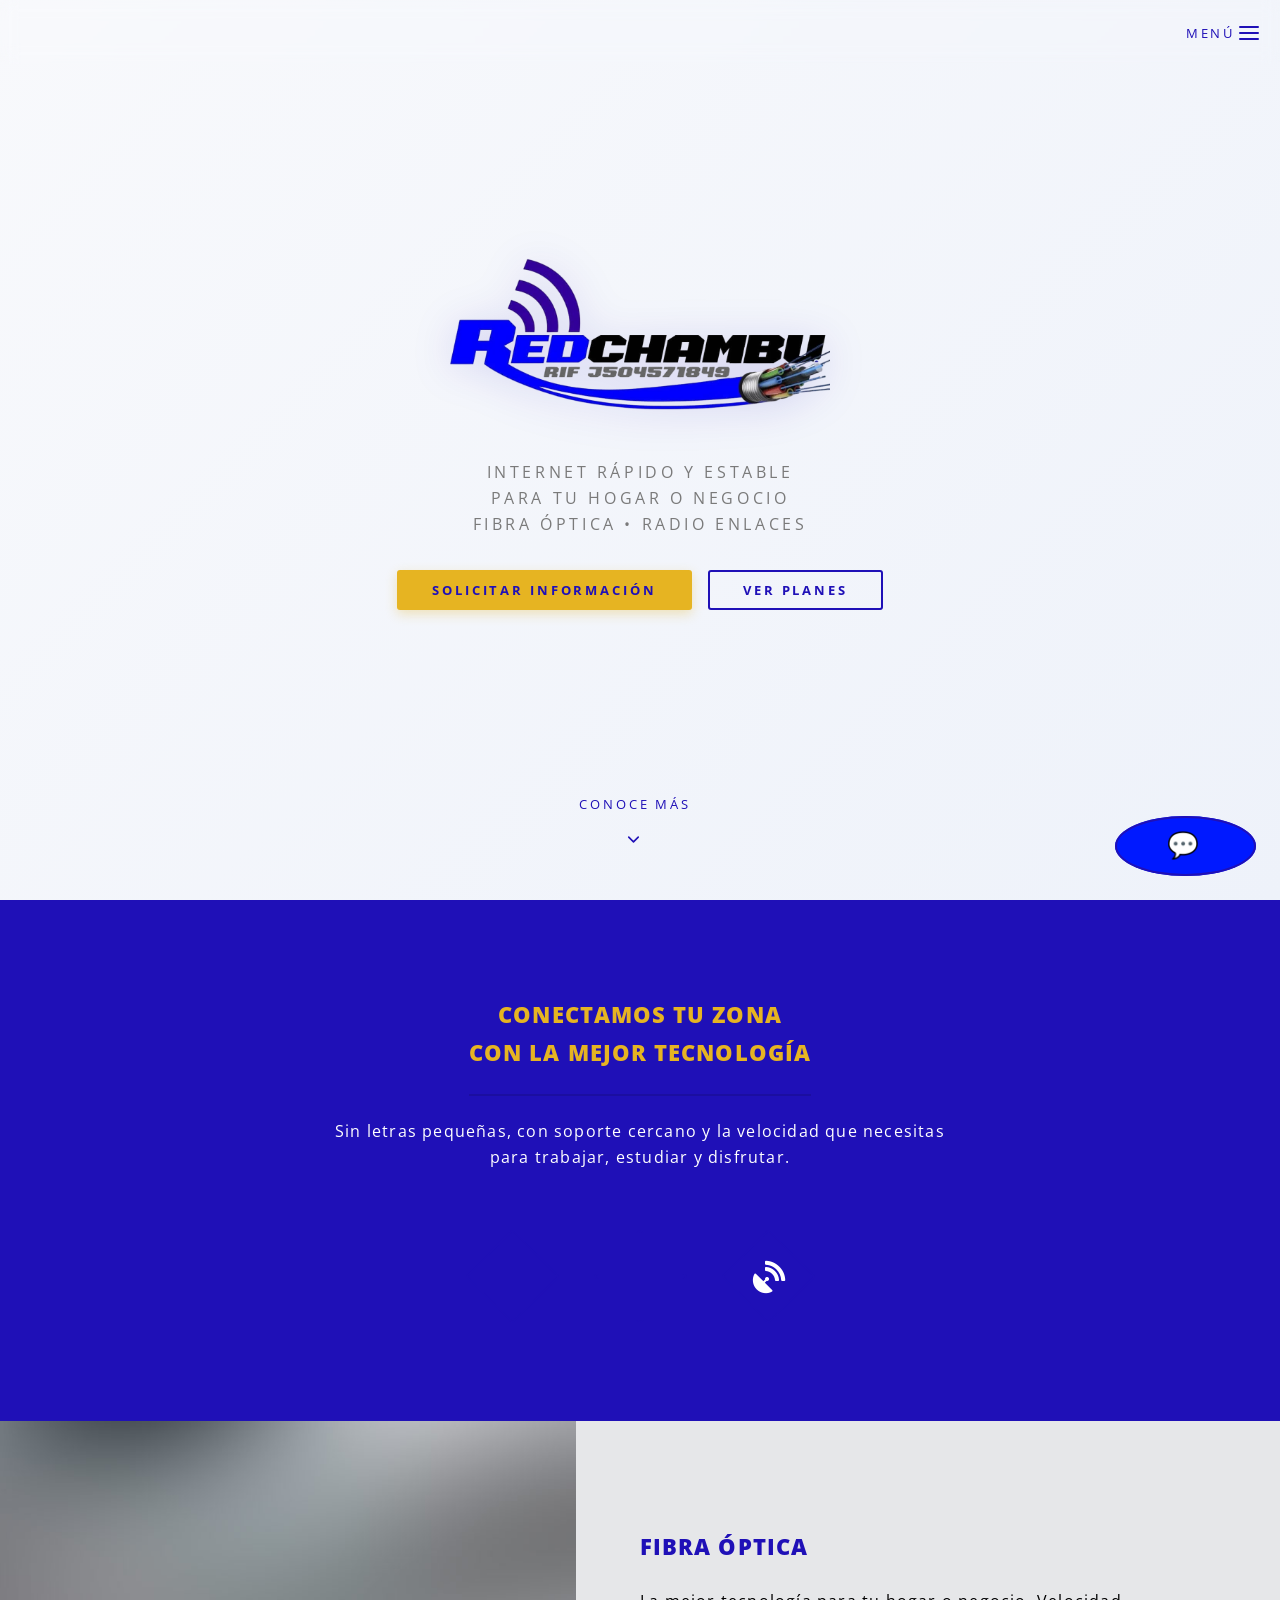
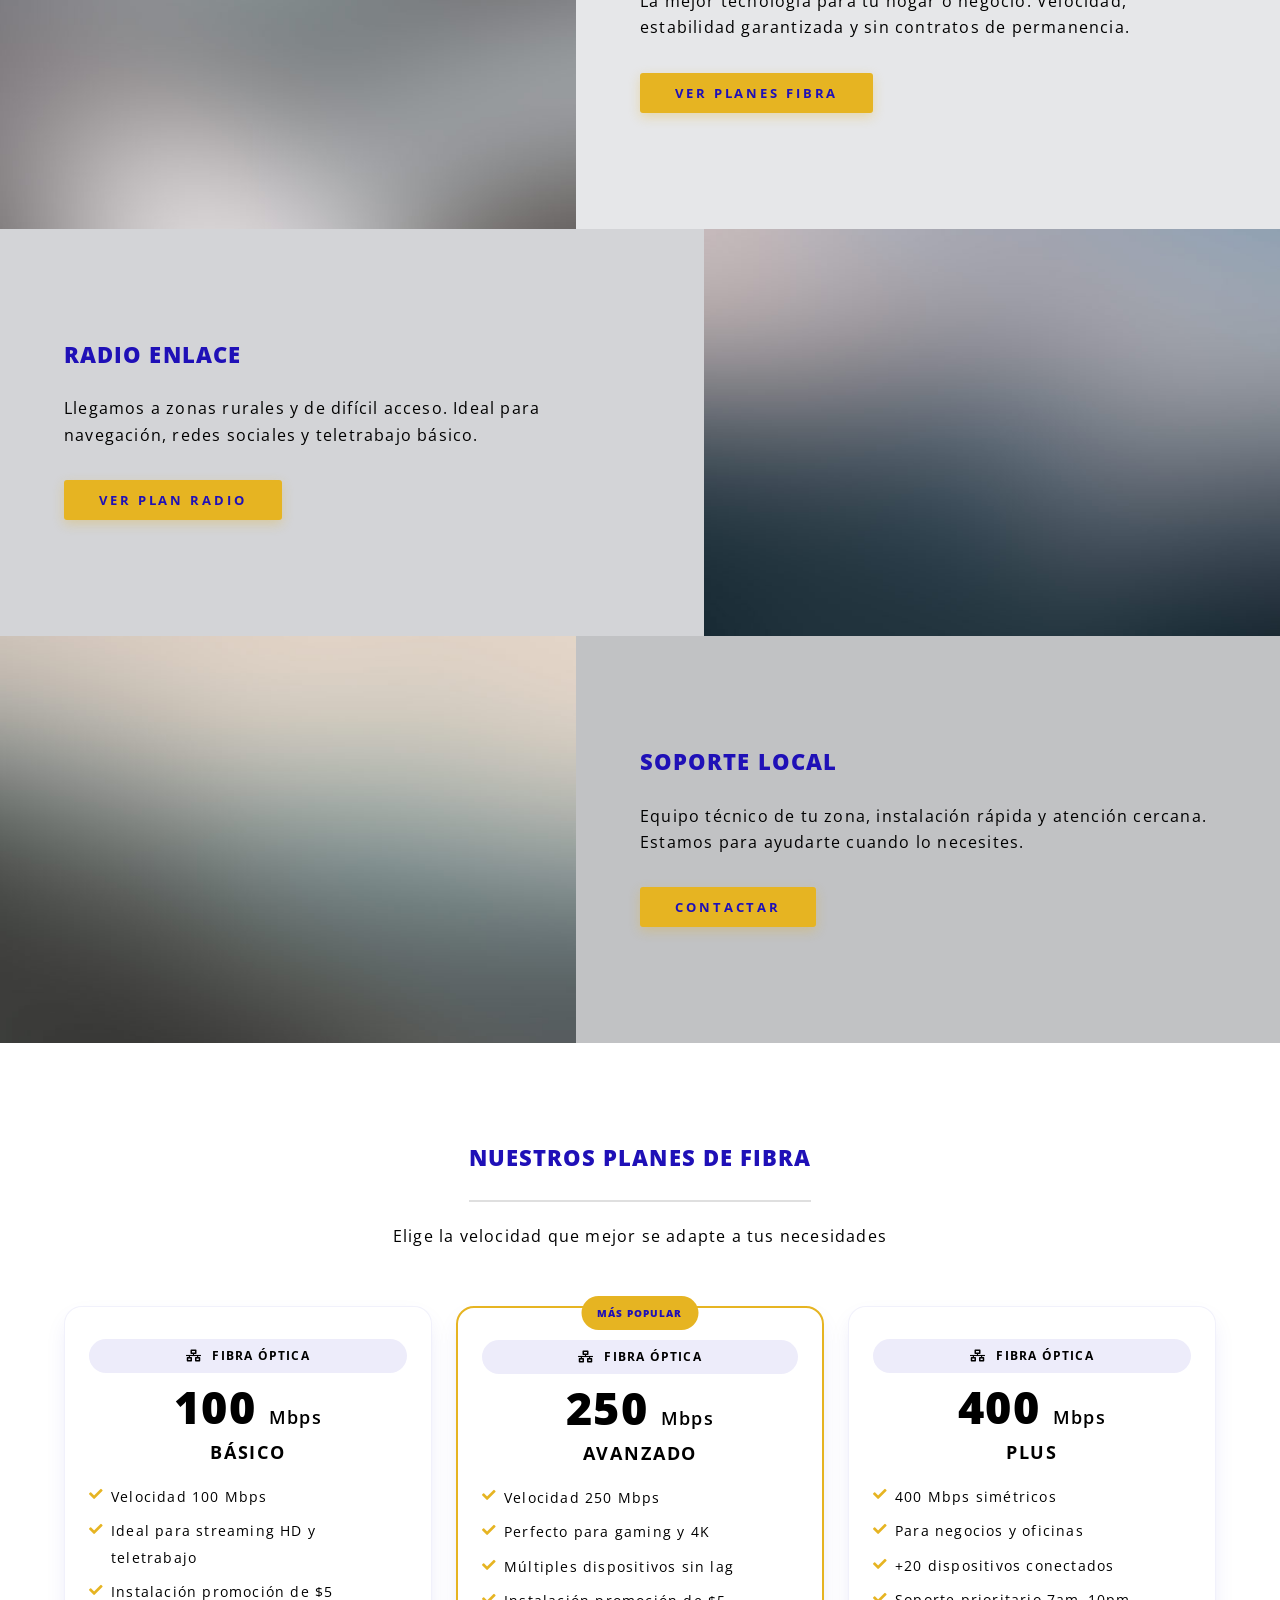
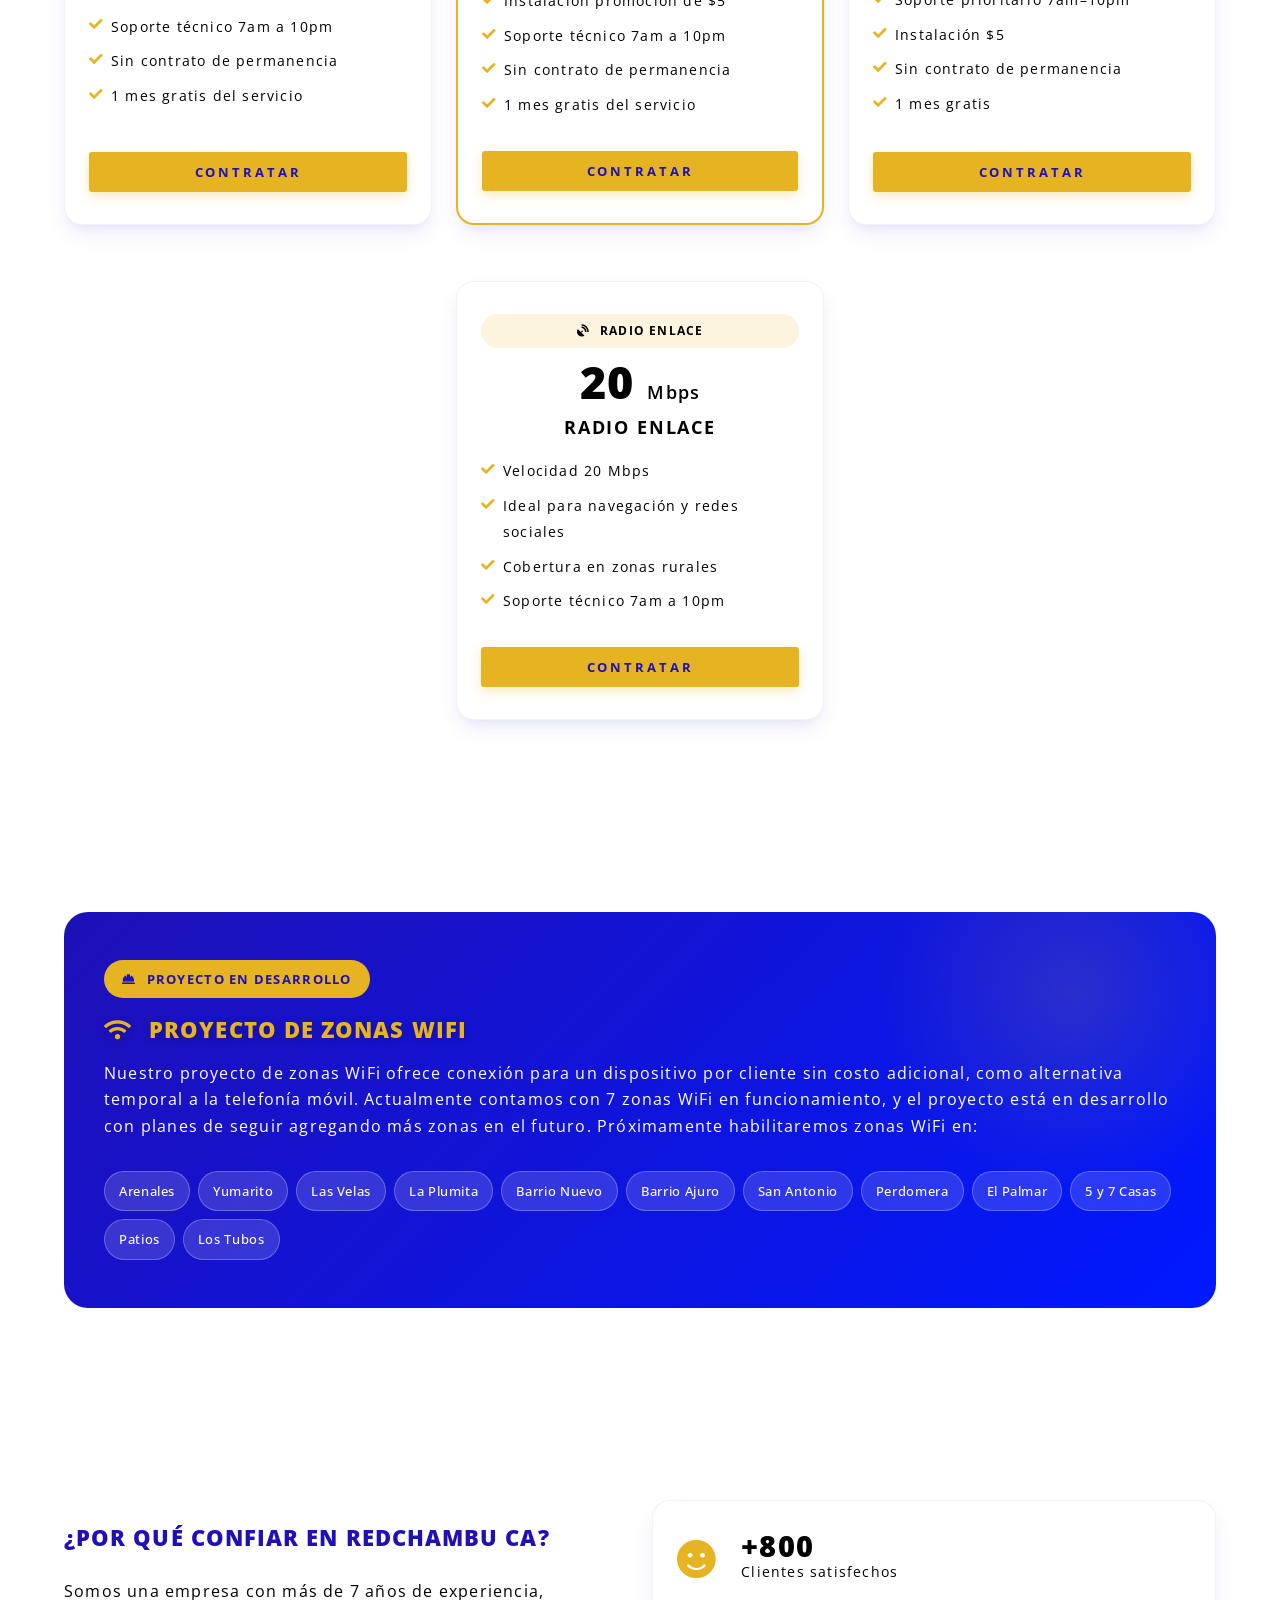
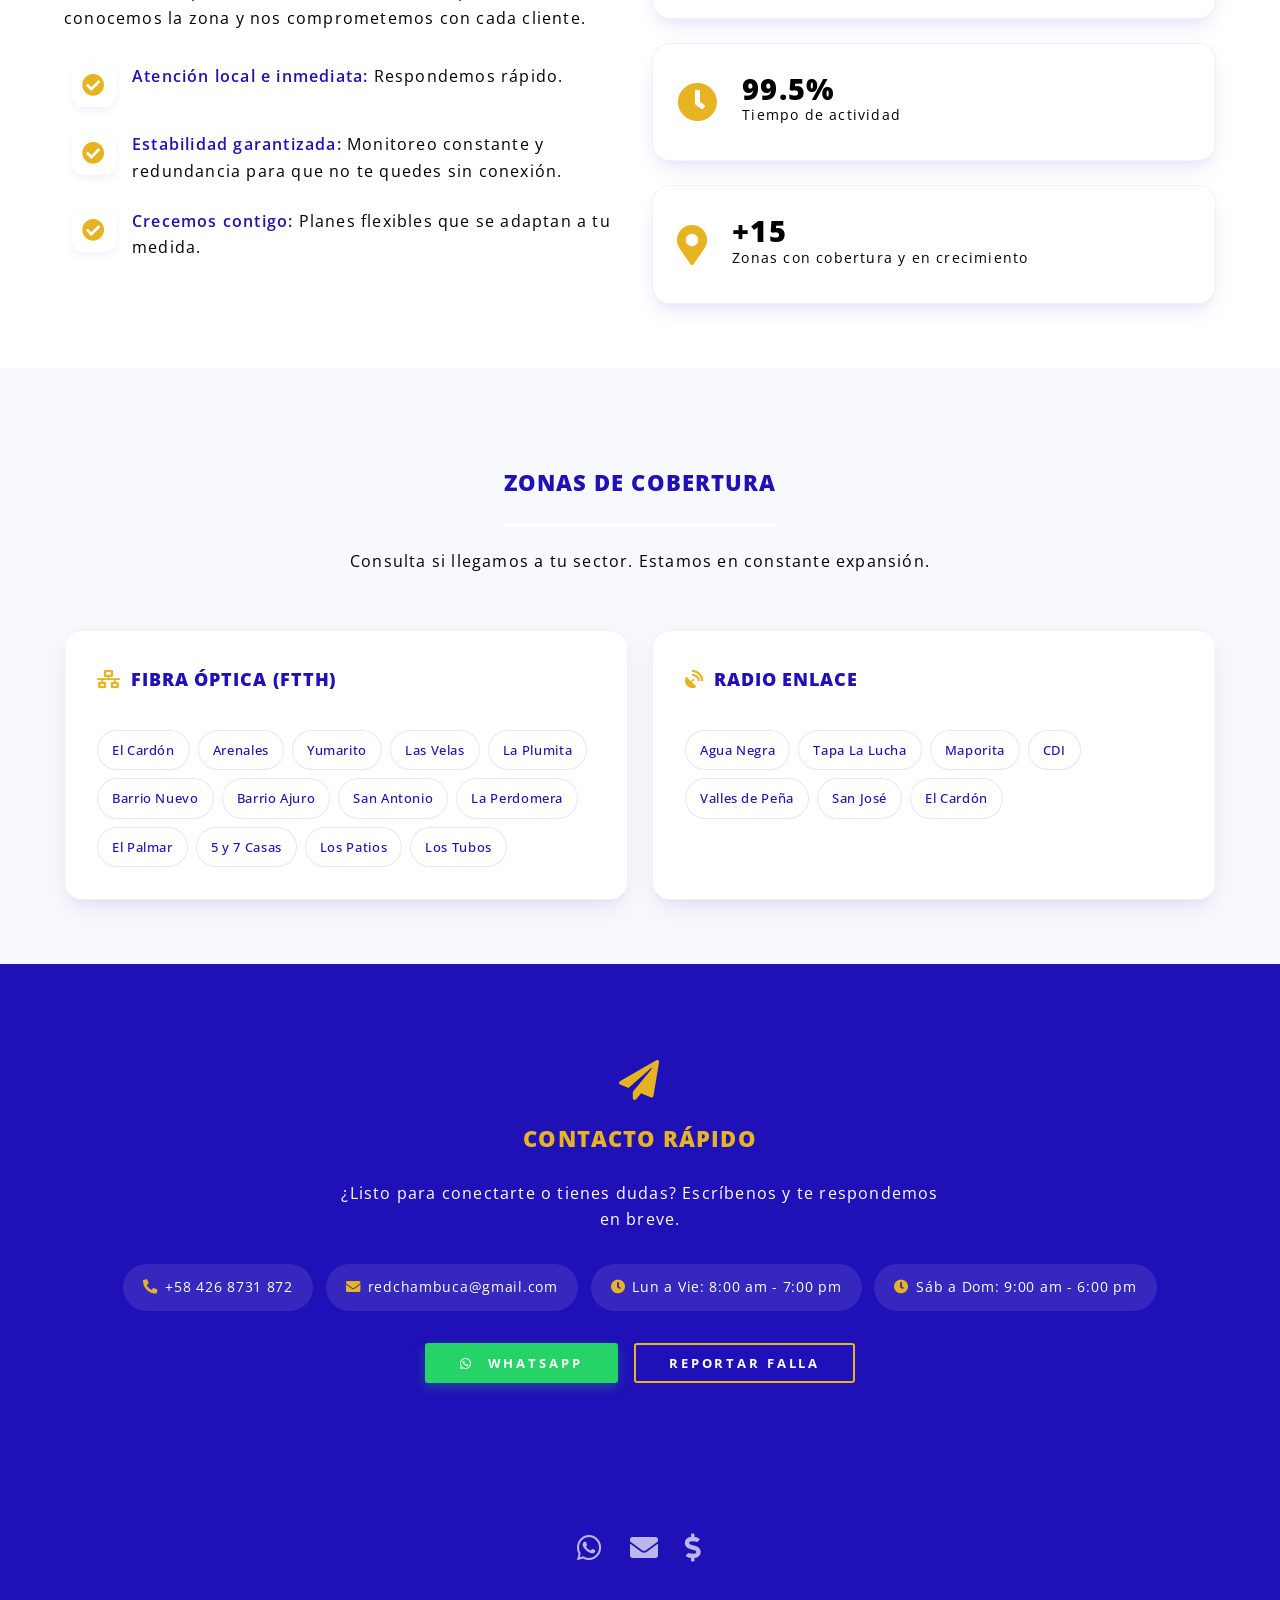
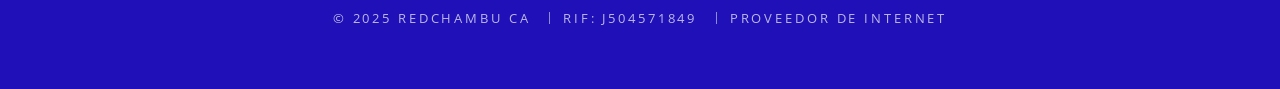
<file: index.html>
<!DOCTYPE HTML>
<html lang="es">
<head>
  <meta charset="UTF-8" />
  <meta name="viewport" content="width=device-width, initial-scale=1, user-scalable=no" />
  <meta name="theme-color" content="#1F10B7">
  <meta name="description" content="REDCHAMBU CA - Proveedor de internet local con Fibra Óptica y Radio Enlaces. Cobertura en tu zona con soporte cercano y precios justos.">

  <meta property="og:title" content="REDCHAMBU CA | Internet de confianza en tu zona">
  <meta property="og:description" content="Fibra Óptica y Radio Enlaces con soporte local. Consulta nuestra cobertura.">
  <meta property="og:type" content="website">
  <meta property="og:image" content="RedChambuCA.webp">
  <!-- ============================================ 
     OPEN GRAPH (WhatsApp, Facebook, LinkedIn)
     ============================================ -->
  <meta property="og:type" content="website">
  <meta property="og:url" content="https://jfrp22.github.io/">
  <meta property="og:title" content="REDCHAMBU CA | Internet de confianza en tu zona">
  <meta property="og:description" content="Fibra Óptica y Radio Enlaces con soporte local. Planes desde $23.2. Consulta nuestra cobertura.">
  <meta property="og:image" content="https://jfrp22.github.io/webprueba/RedChambuCA.png">
  <meta property="og:image:width" content="1200">
  <meta property="og:image:height" content="630">
  <meta property="og:image:alt" content="REDCHAMBU CA - Proveedor de internet">
  <meta property="og:site_name" content="REDCHAMBU CA">
  <meta property="og:locale" content="es_VE">
  
  <title>REDCHAMBU CA | Internet de confianza en tu zona</title>

  <link rel="icon" type="image/webp" href="RedChambuCA.webp">
  <link rel="apple-touch-icon" href="RedChambuCA.webp">

  <!-- Fuente -->
  <link rel="preconnect" href="https://fonts.googleapis.com">
  <link rel="preconnect" href="https://fonts.gstatic.com" crossorigin>

  <!-- CSS de Spectral -->
  <link rel="stylesheet" href="assets/css/main.css" />
  <noscript><link rel="stylesheet" href="assets/css/noscript.css" /></noscript>

  <!-- Override REDCHAMBU -->
  <link rel="stylesheet" href="custom.css" />
</head>
<body class="landing is-preload">

  <div id="page-wrapper">

    <!-- Header -->
    <header id="header" class="alt">
      <h1>
        <a href="index.html" class="logo-rc">
          <img src="RedChambuCA.webp" alt="REDCHAMBU CA" />
        </a>
      </h1>
      <nav id="nav">
        <ul>
          <li class="special">
            <a href="#menu" class="menuToggle"><span>Menú</span></a>
            <div id="menu">
              <ul>
                <li><a href="index.html">Inicio</a></li>
                <li><a href="#planes">Planes</a></li>
                <li><a href="tasa.html">Cuánto cuesta</a></li>
                <li><a href="#proyecto">Proyecto WiFi</a></li>
                <li><a href="#cobertura">Cobertura</a></li>
                <li><a href="#contacto">Contacto</a></li>
                <li><a href="reporte.html">Reportar falla</a></li>
              </ul>
            </div>
          </li>
        </ul>
      </nav>
    </header>

    <!-- Banner -->
    <section id="banner">
      <div class="inner">
        <div class="banner-logo">
          <img src="RedChambuCA.webp" alt="REDCHAMBU CA" />
        </div>
        <p>Internet rápido y estable<br />
        para tu hogar o negocio<br />
        Fibra Óptica • Radio Enlaces</p>
        <ul class="actions special">
          <li><a href="#contacto" class="button primary">Solicitar información</a></li>
          <li><a href="#planes" class="button">Ver planes</a></li>
        </ul>
      </div>
      <a href="#one" class="more scrolly">Conoce más</a>
    </section>

    <!-- One: Bienvenida -->
    <section id="one" class="wrapper style1 special">
      <div class="inner">
        <header class="major">
          <h2>Conectamos tu zona<br />
          con la mejor tecnología</h2>
          <p>Sin letras pequeñas, con soporte cercano y la velocidad que necesitas<br />
          para trabajar, estudiar y disfrutar.</p>
        </header>
        <ul class="icons major">
          <li><span class="icon fa-wifi major style1"><span class="label">WiFi</span></span></li>
          <li><span class="icon fa-network-wired major style2"><span class="label">Fibra</span></span></li>
          <li><span class="icon solid fa-satellite-dish major style3"><span class="label">Radio</span></span></li>
        </ul>
      </div>
    </section>

    <!-- Planes -->
<section id="planes" class="wrapper alt style2">
  <section class="spotlight">
    <div class="image">
      <img src="images/pic01.jpg" alt="Fibra Óptica" />
    </div>
    <div class="content">
      <h2>Fibra Óptica</h2>
      <p>La mejor tecnología para tu hogar o negocio. Velocidad, estabilidad garantizada y sin contratos de permanencia.</p>
      <ul class="actions">
        <li><a href="#planes-fibra" class="button primary">Ver planes fibra</a></li>
      </ul>
    </div>
  </section>

  <section class="spotlight">
    <div class="image">
      <img src="images/pic02.jpg" alt="Radio Enlace" />
    </div>
    <div class="content">
      <h2>Radio Enlace</h2>
      <p>Llegamos a zonas rurales y de difícil acceso. Ideal para navegación, redes sociales y teletrabajo básico.</p>
      <ul class="actions">
        <li><a href="#plan-radio" class="button primary">Ver plan radio</a></li>
      </ul>
    </div>
  </section>

   <section class="spotlight">
    <div class="image">
      <img src="images/pic03.jpg" alt="Soporte local" />
    </div>
    <div class="content">
      <h2>Soporte Local</h2>
      <p>Equipo técnico de tu zona, instalación rápida y atención cercana. Estamos para ayudarte cuando lo necesites.</p>
      <ul class="actions">
        <li><a href="#contacto" class="button primary">Contactar</a></li>
      </ul>
    </div>
  </section>
</section>

    <!-- Detalle de Planes -->
    <section id="planes-fibra" class="wrapper style5">
      <div class="inner">
        <header class="major" style="text-align:center;">
          <h2>Nuestros Planes de Fibra</h2>
          <p>Elige la velocidad que mejor se adapte a tus necesidades</p>
        </header>

        <div class="row gtr-uniform">
          <!-- Plan Básico -->
          <div class="col-4 col-12-medium">
            <div class="plan-card">
              <span class="plan-type fiber"><i class="fas fa-network-wired" style="margin-right:6px;"></i> Fibra Óptica</span>
              <div class="plan-speed">100 <span>Mbps</span></div>
              <div class="plan-name">Básico</div>
              <ul class="plan-features">
                <li><i class="fas fa-check"></i> Velocidad 100 Mbps</li>
                <li><i class="fas fa-check"></i> Ideal para streaming HD y teletrabajo</li>
                <li><i class="fas fa-check"></i> Instalación promoción de $5</li>
                <li><i class="fas fa-check"></i> Soporte técnico 7am a 10pm</li>
                <li><i class="fas fa-check"></i> Sin contrato de permanencia</li>
                <li><i class="fas fa-check"></i> 1 mes gratis del servicio</li>
              </ul>
              <a href="#contacto" class="button primary">Contratar</a>
            </div>
          </div>

          <!-- Plan Avanzado -->
          <div class="col-4 col-12-medium">
            <div class="plan-card featured">
              <span class="plan-type fiber"><i class="fas fa-network-wired" style="margin-right:6px;"></i> Fibra Óptica</span>
              <div class="plan-speed">250 <span>Mbps</span></div>
              <div class="plan-name">Avanzado</div>
              <ul class="plan-features">
                <li><i class="fas fa-check"></i> Velocidad 250 Mbps</li>
                <li><i class="fas fa-check"></i> Perfecto para gaming y 4K</li>
                <li><i class="fas fa-check"></i> Múltiples dispositivos sin lag</li>
                <li><i class="fas fa-check"></i> Instalación promoción de $5</li>
                <li><i class="fas fa-check"></i> Soporte técnico 7am a 10pm</li>
                <li><i class="fas fa-check"></i> Sin contrato de permanencia</li>
                <li><i class="fas fa-check"></i> 1 mes gratis del servicio</li>
              </ul>
              <a href="#contacto" class="button primary">Contratar</a>
            </div>
          </div>

          <!-- Plan Plus -->
          <div class="col-4 col-12-medium">
            <div class="plan-card">
              <span class="plan-type fiber"><i class="fas fa-network-wired" style="margin-right:6px;"></i> Fibra Óptica</span>
              <div class="plan-speed">400 <span>Mbps</span></div>
              <div class="plan-name">Plus</div>
              <ul class="plan-features">
                <li><i class="fas fa-check"></i> 400 Mbps simétricos</li>
                <li><i class="fas fa-check"></i> Para negocios y oficinas</li>
                <li><i class="fas fa-check"></i> +20 dispositivos conectados</li>
                <li><i class="fas fa-check"></i> Soporte prioritario 7am–10pm</li>
                <li><i class="fas fa-check"></i> Instalación $5</li>
                <li><i class="fas fa-check"></i> Sin contrato de permanencia</li>
                <li><i class="fas fa-check"></i> 1 mes gratis</li>
              </ul>
              <a href="#contacto" class="button primary">Contratar</a>
            </div>
          </div>
        </div>

        <!-- Plan Radio Enlace -->
        <div id="plan-radio" class="row gtr-uniform" style="margin-top:2em; justify-content:center;">
          <div class="col-4 col-12-medium">
            <div class="plan-card">
              <span class="plan-type antenna"><i class="fas fa-satellite-dish" style="margin-right:6px;"></i> Radio Enlace</span>
              <div class="plan-speed">20 <span>Mbps</span></div>
              <div class="plan-name">Radio Enlace</div>
              <ul class="plan-features">
                <li><i class="fas fa-check"></i> Velocidad 20 Mbps</li>
                <li><i class="fas fa-check"></i> Ideal para navegación y redes sociales</li>
                <li><i class="fas fa-check"></i> Cobertura en zonas rurales</li>
                <li><i class="fas fa-check"></i> Soporte técnico 7am a 10pm</li>
              </ul>
              <a href="#contacto" class="button primary">Contratar</a>
            </div>
          </div>
        </div>
      </div>
    </section>

    <!-- Proyecto WiFi -->
    <section id="proyecto" class="wrapper style5">
      <div class="inner">
        <div class="wifi-project">
          <span class="status-badge"><i class="fas fa-hard-hat" style="margin-right:6px;"></i> Proyecto en desarrollo</span>
          <h2><i class="fas fa-wifi" style="margin-right:10px;"></i> Proyecto de Zonas WiFi</h2>
          <p>Nuestro proyecto de zonas WiFi ofrece conexión para un dispositivo por cliente sin costo adicional, como alternativa temporal a la telefonía móvil. Actualmente contamos con 7 zonas WiFi en funcionamiento, y el proyecto está en desarrollo con planes de seguir agregando más zonas en el futuro. Próximamente habilitaremos zonas WiFi en:</p>
          <div class="coverage-tags" style="margin-top:1.5em;">
            <span class="coverage-tag" style="background: rgba(255,255,255,0.15); color: white; border-color: rgba(255,255,255,0.2);">Arenales</span>
            <span class="coverage-tag" style="background: rgba(255,255,255,0.15); color: white; border-color: rgba(255,255,255,0.2);">Yumarito</span>
            <span class="coverage-tag" style="background: rgba(255,255,255,0.15); color: white; border-color: rgba(255,255,255,0.2);">Las Velas</span>
            <span class="coverage-tag" style="background: rgba(255,255,255,0.15); color: white; border-color: rgba(255,255,255,0.2);">La Plumita</span>
            <span class="coverage-tag" style="background: rgba(255,255,255,0.15); color: white; border-color: rgba(255,255,255,0.2);">Barrio Nuevo</span>
            <span class="coverage-tag" style="background: rgba(255,255,255,0.15); color: white; border-color: rgba(255,255,255,0.2);">Barrio Ajuro</span>
            <span class="coverage-tag" style="background: rgba(255,255,255,0.15); color: white; border-color: rgba(255,255,255,0.2);">San Antonio</span>
            <span class="coverage-tag" style="background: rgba(255,255,255,0.15); color: white; border-color: rgba(255,255,255,0.2);">Perdomera</span>
            <span class="coverage-tag" style="background: rgba(255,255,255,0.15); color: white; border-color: rgba(255,255,255,0.2);">El Palmar</span>
            <span class="coverage-tag" style="background: rgba(255,255,255,0.15); color: white; border-color: rgba(255,255,255,0.2);">5 y 7 Casas</span>
            <span class="coverage-tag" style="background: rgba(255,255,255,0.15); color: white; border-color: rgba(255,255,255,0.2);">Patios</span>
            <span class="coverage-tag" style="background: rgba(255,255,255,0.15); color: white; border-color: rgba(255,255,255,0.2);">Los Tubos</span>
          </div>
        </div>
      </div>
    </section>

    <!-- Confianza -->
    <section id="confianza" class="wrapper style5">
      <div class="inner">
        <div class="row gtr-uniform aln-middle">
          <div class="col-6 col-12-medium">
            <h2>¿Por qué confiar en REDCHAMBU CA?</h2>
            <p>Somos una empresa con más de 7 años de experiencia, conocemos la zona y nos comprometemos con cada cliente.</p>
            <ul class="trust-list">
              <li>
                <i class="fas fa-check-circle"></i>
                <div><strong>Atención local e inmediata:</strong> Respondemos rápido.</div>
              </li>
              <li>
                <i class="fas fa-check-circle"></i>
                <div><strong>Estabilidad garantizada:</strong> Monitoreo constante y redundancia para que no te quedes sin conexión.</div>
              </li>
              <li>
                <i class="fas fa-check-circle"></i>
                <div><strong>Crecemos contigo:</strong> Planes flexibles que se adaptan a tu medida.</div>
              </li>
            </ul>
          </div>
          <div class="col-6 col-12-medium">
            <div class="row gtr-uniform">
              <div class="col-12">
                <div class="plan-card" style="flex-direction:row; align-items:center; gap:1.5em; text-align:left;">
                  <i class="fas fa-smile" style="font-size:2.5rem; color:#e6b422; flex-shrink:0;"></i>
                  <div>
                    <div style="font-size:1.8rem; font-weight:800; color:#1F10B7;">+800</div>
                    <div style="color:#7A7A7A; font-size:0.9rem;">Clientes satisfechos</div>
                  </div>
                </div>
              </div>
              <div class="col-12">
                <div class="plan-card" style="flex-direction:row; align-items:center; gap:1.5em; text-align:left;">
                  <i class="fas fa-clock" style="font-size:2.5rem; color:#e6b422; flex-shrink:0;"></i>
                  <div>
                    <div style="font-size:1.8rem; font-weight:800; color:#1F10B7;">99.5%</div>
                    <div style="color:#7A7A7A; font-size:0.9rem;">Tiempo de actividad</div>
                  </div>
                </div>
              </div>
              <div class="col-12">
                <div class="plan-card" style="flex-direction:row; align-items:center; gap:1.5em; text-align:left;">
                  <i class="fas fa-map-marker-alt" style="font-size:2.5rem; color:#e6b422; flex-shrink:0;"></i>
                  <div>
                    <div style="font-size:1.8rem; font-weight:800; color:#1F10B7;">+15</div>
                    <div style="color:#7A7A7A; font-size:0.9rem;">Zonas con cobertura y en crecimiento</div>
                  </div>
                </div>
              </div>
            </div>
          </div>
        </div>
      </div>
    </section>

    <!-- Cobertura -->
    <section id="cobertura" class="wrapper style2 special">
      <div class="inner">
        <header class="major">
          <h2>Zonas de Cobertura</h2>
          <p>Consulta si llegamos a tu sector. Estamos en constante expansión.</p>
        </header>

        <div class="row gtr-uniform">
          <div class="col-6 col-12-medium">
            <div class="plan-card" style="text-align:left; padding:2em;">
              <h3 style="color:#1F10B7; display:flex; align-items:center; gap:10px; margin-bottom:1em;">
                <i class="fas fa-network-wired" style="color:#e6b422;"></i> Fibra Óptica (FTTH)
              </h3>
              <div class="coverage-tags">
                <span class="coverage-tag">El Cardón</span>
                <span class="coverage-tag">Arenales</span>
                <span class="coverage-tag">Yumarito</span>
                <span class="coverage-tag">Las Velas</span>
                <span class="coverage-tag">La Plumita</span>
                <span class="coverage-tag">Barrio Nuevo</span>
                <span class="coverage-tag">Barrio Ajuro</span>
                <span class="coverage-tag">San Antonio</span>
                <span class="coverage-tag">La Perdomera</span>
                <span class="coverage-tag">El Palmar</span>
                <span class="coverage-tag">5 y 7 Casas</span>
                <span class="coverage-tag">Los Patios</span>
                <span class="coverage-tag">Los Tubos</span>
              </div>
            </div>
          </div>

          <div class="col-6 col-12-medium">
            <div class="plan-card" style="text-align:left; padding:2em;">
              <h3 style="color:#1F10B7; display:flex; align-items:center; gap:10px; margin-bottom:1em;">
                <i class="fas fa-satellite-dish" style="color:#e6b422;"></i> Radio Enlace
              </h3>
              <div class="coverage-tags">
                <span class="coverage-tag">Agua Negra</span>
                <span class="coverage-tag">Tapa La Lucha</span>
                <span class="coverage-tag">Maporita</span>
                <span class="coverage-tag">CDI</span>
                <span class="coverage-tag">Valles de Peña</span>
                <span class="coverage-tag">San José</span>
                <span class="coverage-tag">El Cardón</span>
              </div>
            </div>
          </div>
        </div>
      </div>
    </section>

    <!-- Contacto / CTA -->
    <section id="contacto" class="wrapper style4">
      <div class="inner" style="text-align:center;">
        <i class="fas fa-paper-plane" style="font-size:2.5rem; color:#e6b422; margin-bottom:0.5em; display:block;"></i>
        <h2>Contacto rápido</h2>
        <p style="max-width:600px; margin:0 auto 1.5em;">¿Listo para conectarte o tienes dudas? Escríbenos y te respondemos en breve.</p>

        <div class="contact-info">
          <p><i class="fas fa-phone-alt"></i> +58 426 8731 872</p>
          <p><i class="fas fa-envelope"></i> redchambuca@gmail.com</p>
          <p><i class="fas fa-clock"></i> Lun a Vie: 8:00 am - 7:00 pm</p>
          <p><i class="fas fa-clock"></i> Sáb a Dom: 9:00 am - 6:00 pm</p>
        </div>

        <ul class="actions special" style="margin-top:1.5em;">
          <li>
            <a href="https://wa.me/584268731872?text=Hola%20REDCHAMBU%20CA,%20quiero%20informaci%C3%B3n%20sobre%20sus%20planes%20de%20internet"
               target="_blank"
               rel="noopener noreferrer"
               class="button primary btn-whatsapp">
              <i class="fab fa-whatsapp" style="margin-right:8px;"></i> WhatsApp
            </a>
          </li>
          <li><a href="reporte.html" class="button">Reportar falla</a></li>
        </ul>
      </div>
    </section>

    <!-- Footer -->
    <footer id="footer">
      <ul class="icons">
        <li><a href="https://wa.me/584268731872" target="_blank" rel="noopener noreferrer" class="icon brands fa-whatsapp"><span class="label">WhatsApp</span></a></li>
        <li><a href="mailto:redchambuca@gmail.com" class="icon solid fa-envelope"><span class="label">Email</span></a></li>
        <li><a href="tasa.html" class="icon solid fa-dollar-sign"><span class="label">Tasa</span></a></li>
      </ul>
      <ul class="copyright">
        <li>&copy; 2025 REDCHAMBU CA</li>
        <li>RIF: J504571849</li>
        <li>Proveedor de internet</li>
      </ul>
    </footer>

  </div>

  <!-- ChambuBot  -->
  <button id="bot-toggle" aria-label="Abrir chat">💬</button>

  <div id="bot-window" class="bot-hidden">
    <div class="bot-header">
      <span><i class="fa-solid fa-robot"></i> ChambuBot</span>
      <button id="bot-close" aria-label="Cerrar">✕</button>
    </div>

    <div id="bot-messages" class="bot-messages">
      <div class="msg bot">
        ¡Hola! 👋 Soy tu asistente ChambuBot.
      </div>
    </div>

    <div id="bot-toolbar">
      <button type="button" id="bot-atras"     title="Volver al paso anterior">↩️ Corregir anterior</button>
      <button type="button" id="bot-reiniciar" title="Empezar de nuevo">🔄</button>
    </div>

    <div id="bot-suggestions" class="bot-suggestions"></div>

    <form id="bot-form" class="bot-input">
      <input id="bot-input" type="text" placeholder="Escribe tu pregunta..." autocomplete="off">
      <button type="submit">➤</button>
    </form>
  </div>

  <!-- Scripts Spectral -->
  <script src="assets/js/jquery.min.js"></script>
  <script src="assets/js/jquery.scrollex.min.js"></script>
  <script src="assets/js/jquery.scrolly.min.js"></script>
  <script src="assets/js/browser.min.js"></script>
  <script src="assets/js/breakpoints.min.js"></script>
  <script src="assets/js/util.js"></script>
  <script src="assets/js/main.js"></script>

  <!-- ChambuBot -->
  <script src="bot.js"></script>

</body>
</html>
</file>
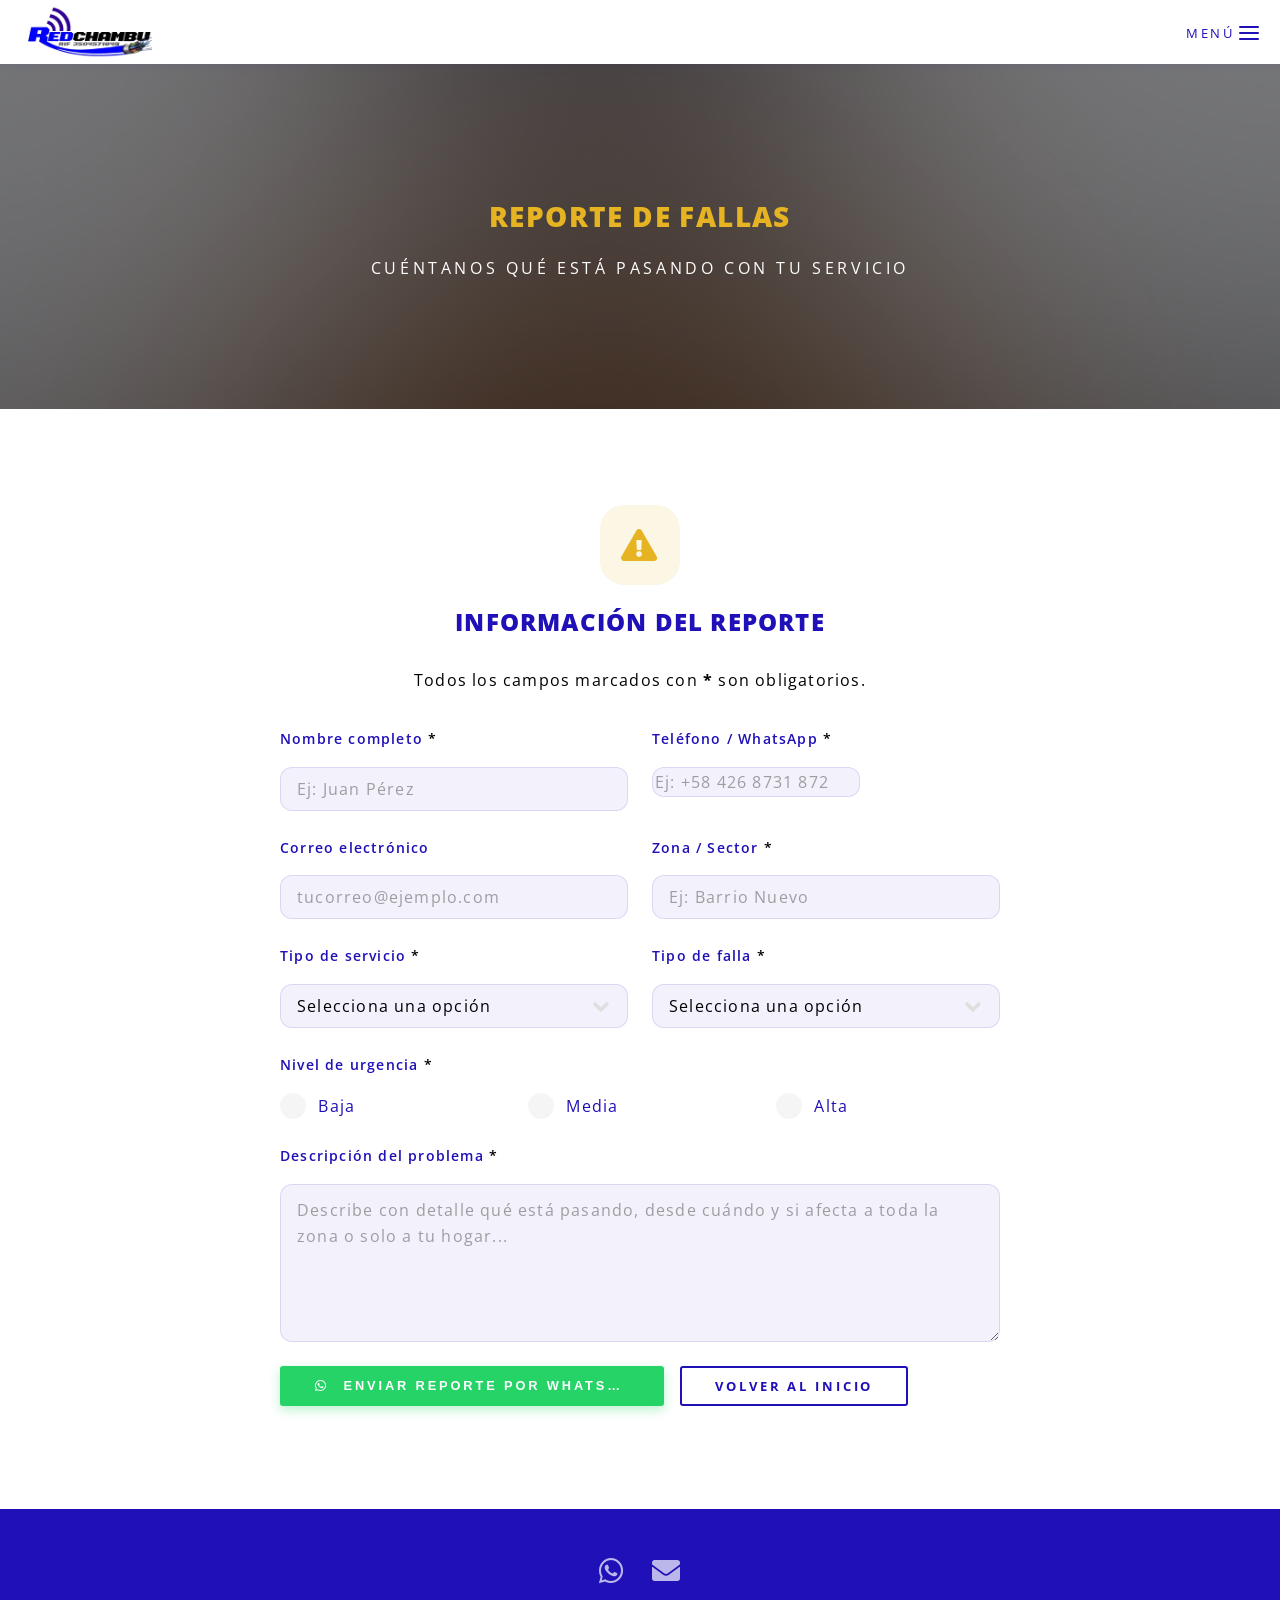
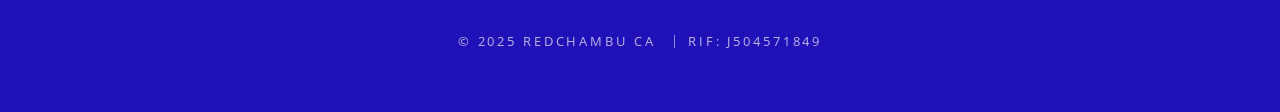
<file: reporte.html>
<!DOCTYPE HTML>
<html lang="es">
<head>
  <meta charset="UTF-8" />
  <meta name="viewport" content="width=device-width, initial-scale=1, user-scalable=no" />
  <meta name="theme-color" content="#1F10B7">
  <meta name="description" content="Reporte de fallas - REDCHAMBU CA. Informa cualquier problema con tu servicio de internet de forma rápida por WhatsApp.">

  <title>Reporte de Fallas | REDCHAMBU CA</title>

  <link rel="icon" type="image/webp" href="RedChambuCA.webp">
  <link rel="apple-touch-icon" href="RedChambuCA.webp">

  <link rel="preconnect" href="https://fonts.googleapis.com">
  <link rel="preconnect" href="https://fonts.gstatic.com" crossorigin>

  <link rel="stylesheet" href="assets/css/main.css" />
  <noscript><link rel="stylesheet" href="assets/css/noscript.css" /></noscript>
  <link rel="stylesheet" href="custom.css" />
</head>
<body class="is-preload">

  <div id="page-wrapper">

    <!-- Header -->
    <header id="header">
      <h1>
        <a href="index.html" class="logo-rc">
          <img src="RedChambuCA.webp" alt="REDCHAMBU CA" />
        </a>
      </h1>
      <nav id="nav">
        <ul>
          <li class="special">
            <a href="#menu" class="menuToggle"><span>Menú</span></a>
            <div id="menu">
              <ul>
                <li><a href="index.html">Inicio</a></li>
                <li><a href="index.html#planes">Planes</a></li>
                <li><a href="tasa.html">Cuánto cuesta</a></li>
                <li><a href="index.html#proyecto">Proyecto WiFi</a></li>
                <li><a href="index.html#cobertura">Cobertura</a></li>
                <li><a href="index.html#contacto">Contacto</a></li>
                <li><a href="reporte.html">Reportar falla</a></li>
              </ul>
            </div>
          </li>
        </ul>
      </nav>
    </header>

    <!-- Header de página -->
    <article id="main">
      <header>
        <h2>Reporte de Fallas</h2>
        <p>Cuéntanos qué está pasando con tu servicio</p>
      </header>

      <section class="wrapper style5">
        <div class="inner" style="max-width:720px;">

          <div style="text-align:center; margin-bottom:2em;">
            <div style="background:rgba(230,180,34,0.12); width:80px; height:80px; border-radius:24px; display:flex; align-items:center; justify-content:center; margin:0 auto 1em;">
              <i class="fas fa-exclamation-triangle" style="font-size:2rem; color:#e6b422;"></i>
            </div>
            <h2 style="font-size:1.5em;">Información del reporte</h2>
            <p style="color:#7A7A7A;">Todos los campos marcados con <span style="color:#e6b422; font-weight:700;">*</span> son obligatorios.</p>
          </div>

          <form id="reportForm">
            <div class="row gtr-uniform">
              <div class="col-6 col-12-xsmall">
                <label for="name">Nombre completo <span style="color:#e6b422;">*</span></label>
                <input type="text" id="name" name="name" placeholder="Ej: Juan Pérez" required>
              </div>
              <div class="col-6 col-12-xsmall">
                <label for="phone">Teléfono / WhatsApp <span style="color:#e6b422;">*</span></label>
                <input type="tel" id="phone" name="phone" placeholder="Ej: +58 426 8731 872" required>
              </div>

              <div class="col-6 col-12-xsmall">
                <label for="email">Correo electrónico</label>
                <input type="email" id="email" name="email" placeholder="tucorreo@ejemplo.com">
              </div>
              <div class="col-6 col-12-xsmall">
                <label for="zone">Zona / Sector <span style="color:#e6b422;">*</span></label>
                <input type="text" id="zone" name="zone" placeholder="Ej: Barrio Nuevo" required>
              </div>

              <div class="col-6 col-12-xsmall">
                <label for="service_type">Tipo de servicio <span style="color:#e6b422;">*</span></label>
                <select id="service_type" name="service_type" required>
                  <option value="" disabled selected>Selecciona una opción</option>
                  <option value="Fibra Óptica">Fibra Óptica</option>
                  <option value="Antena">Antena</option>
                  <option value="Zona WiFi">Zona WiFi</option>
                  <option value="No estoy seguro">No estoy seguro</option>
                </select>
              </div>
              <div class="col-6 col-12-xsmall">
                <label for="failure_type">Tipo de falla <span style="color:#e6b422;">*</span></label>
                <select id="failure_type" name="failure_type" required>
                  <option value="" disabled selected>Selecciona una opción</option>
                  <option value="Sin conexión">Sin conexión</option>
                  <option value="Internet lento">Internet lento</option>
                  <option value="Intermitencias">Intermitencias / cortes</option>
                  <option value="Problema con el router">Problema con el router</option>
                  <option value="Cable dañado">Cable dañado</option>
                  <option value="Otro">Otro</option>
                </select>
              </div>

              <div class="col-12">
                <label>Nivel de urgencia <span style="color:#e6b422;">*</span></label>
                <div class="row gtr-uniform">
                  <div class="col-4 col-12-small">
                    <input type="radio" id="urg-low" name="urgency" value="Baja" required>
                    <label for="urg-low">Baja</label>
                  </div>
                  <div class="col-4 col-12-small">
                    <input type="radio" id="urg-mid" name="urgency" value="Media" required>
                    <label for="urg-mid">Media</label>
                  </div>
                  <div class="col-4 col-12-small">
                    <input type="radio" id="urg-high" name="urgency" value="Alta" required>
                    <label for="urg-high">Alta</label>
                  </div>
                </div>
              </div>

              <div class="col-12">
                <label for="message">Descripción del problema <span style="color:#e6b422;">*</span></label>
                <textarea id="message" name="message" rows="5" placeholder="Describe con detalle qué está pasando, desde cuándo y si afecta a toda la zona o solo a tu hogar..." required></textarea>
              </div>

              <div class="col-12">
                <ul class="actions">
                  <li>
                    <button type="submit" class="button primary btn-whatsapp">
                      <i class="fab fa-whatsapp" style="margin-right:8px;"></i> Enviar reporte por WhatsApp
                    </button>
                  </li>
                  <li><a href="index.html" class="button">Volver al inicio</a></li>
                </ul>
              </div>
            </div>
          </form>
        </div>
      </section>
    </article>

    <!-- Footer -->
    <footer id="footer">
      <ul class="icons">
        <li><a href="https://wa.me/584268731872" target="_blank" rel="noopener noreferrer" class="icon brands fa-whatsapp"><span class="label">WhatsApp</span></a></li>
        <li><a href="mailto:redchambuca@gmail.com" class="icon solid fa-envelope"><span class="label">Email</span></a></li>
      </ul>
      <ul class="copyright">
        <li>&copy; 2025 REDCHAMBU CA</li>
        <li>RIF: J504571849</li>
      </ul>
    </footer>

  </div>

  <!-- Scripts Spectral -->
  <script src="assets/js/jquery.min.js"></script>
  <script src="assets/js/jquery.scrollex.min.js"></script>
  <script src="assets/js/jquery.scrolly.min.js"></script>
  <script src="assets/js/browser.min.js"></script>
  <script src="assets/js/breakpoints.min.js"></script>
  <script src="assets/js/util.js"></script>
  <script src="assets/js/main.js"></script>

  <!-- Script: enviar reporte por WhatsApp -->
  <script>
    const WHATSAPP_SOPORTE = '584262954205';

    document.getElementById('reportForm').addEventListener('submit', function(e) {
      e.preventDefault();

      const name         = document.getElementById('name').value.trim();
      const phone        = document.getElementById('phone').value.trim();
      const email        = document.getElementById('email').value.trim();
      const zone         = document.getElementById('zone').value.trim();
      const service_type = document.getElementById('service_type').value;
      const failure_type = document.getElementById('failure_type').value;
      const urgency      = (document.querySelector('input[name="urgency"]:checked') || {}).value || '';
      const message      = document.getElementById('message').value.trim();

      let texto =
        `*NUEVO REPORTE DE FALLA - REDCHAMBU CA*\n\n` +
        `👤 *Nombre:* ${name}\n` +
        `📞 *Teléfono:* ${phone}\n`;

      if (email) texto += `✉️ *Correo:* ${email}\n`;

      texto +=
        `📍 *Zona:* ${zone}\n` +
        `📡 *Servicio:* ${service_type}\n` +
        `⚠️ *Tipo de falla:* ${failure_type}\n` +
        `🔥 *Urgencia:* ${urgency}\n\n` +
        `📝 *Descripción:*\n${message}`;

      const url = `https://wa.me/${WHATSAPP_SOPORTE}?text=${encodeURIComponent(texto)}`;
      window.open(url, '_blank');
    });
  </script>

</body>
</html>
</file>
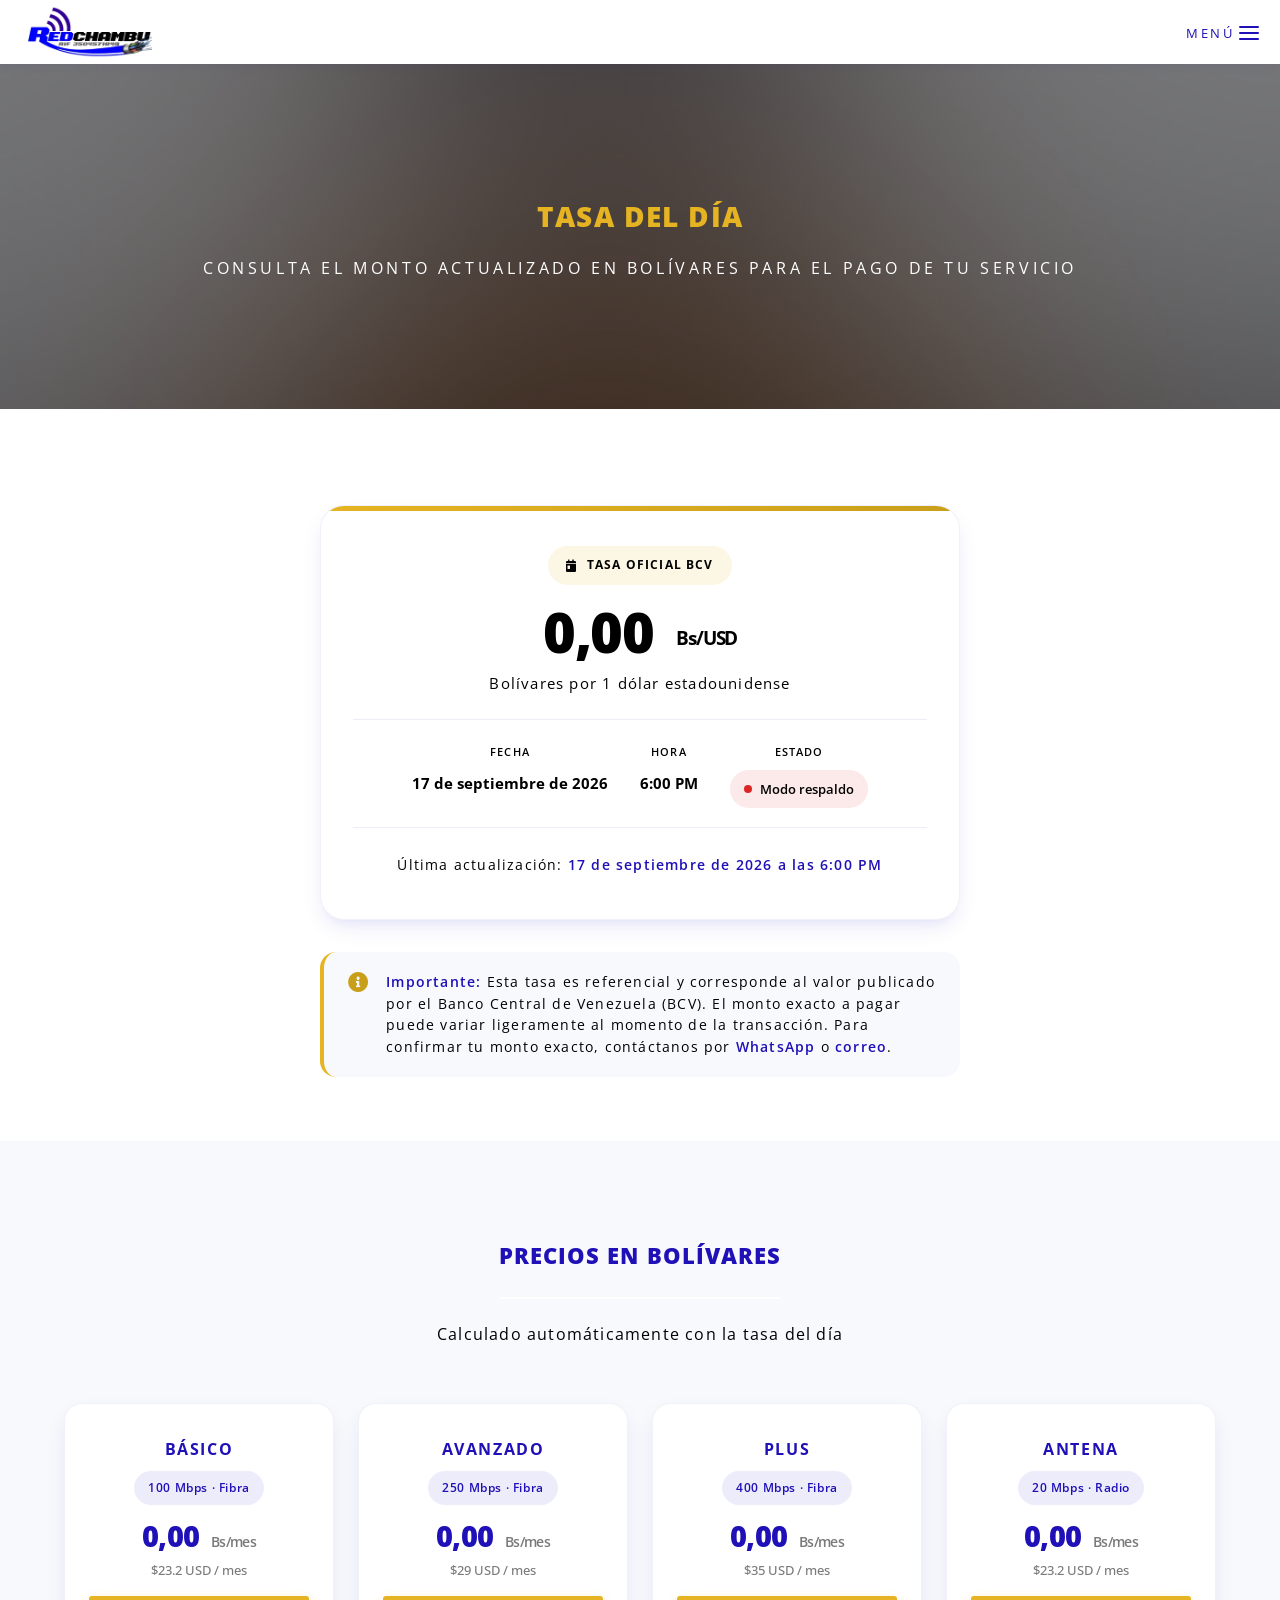
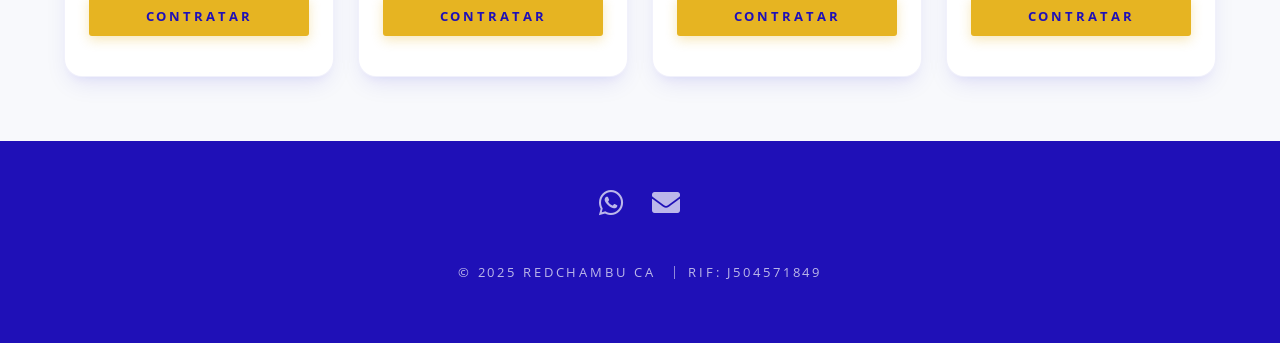
<file: tasa.html>
<!DOCTYPE HTML>
<html lang="es">
<head>
  <meta charset="UTF-8" />
  <meta name="viewport" content="width=device-width, initial-scale=1, user-scalable=no" />
  <meta name="theme-color" content="#1F10B7">
  <meta name="description" content="Tasa de cambio del día - REDCHAMBU CA. Consulta el monto en Bolívares para tu plan de internet.">

  <title>Tasa del Día | REDCHAMBU CA</title>

  <link rel="icon" type="image/webp" href="RedChambuCA.webp">
  <link rel="apple-touch-icon" href="RedChambuCA.webp">

  <link rel="preconnect" href="https://fonts.googleapis.com">
  <link rel="preconnect" href="https://fonts.gstatic.com" crossorigin>

  <link rel="stylesheet" href="assets/css/main.css" />
  <noscript><link rel="stylesheet" href="assets/css/noscript.css" /></noscript>
  <link rel="stylesheet" href="custom.css" />
</head>
<body class="is-preload">

  <div id="page-wrapper">

    <!-- Header -->
    <header id="header">
      <h1>
        <a href="index.html" class="logo-rc">
          <img src="RedChambuCA.webp" alt="REDCHAMBU CA" />
        </a>
      </h1> 
      <nav id="nav">
        <ul>
          <li class="special">
            <a href="#menu" class="menuToggle"><span>Menú</span></a>
            <div id="menu">
              <ul>
                <li><a href="index.html">Inicio</a></li>
                <li><a href="index.html#planes">Planes</a></li>
                <li><a href="tasa.html">Cuánto cuesta</a></li>
                <li><a href="index.html#proyecto">Proyecto WiFi</a></li>
                <li><a href="index.html#cobertura">Cobertura</a></li>
                <li><a href="index.html#contacto">Contacto</a></li>
                <li><a href="reporte.html">Reportar falla</a></li>
              </ul>
            </div>
          </li>
        </ul>
      </nav>
    </header>

    <!-- Header de página -->
    <article id="main">
      <header>
        <h2>Tasa del Día</h2>
        <p>Consulta el monto actualizado en Bolívares para el pago de tu servicio</p>
      </header>

      <!-- Tarjeta principal de tasa -->
      <section class="wrapper style5">
        <div class="inner" style="max-width:720px;">

          <div class="rate-card">
            <span class="rate-label">
              <i class="fas fa-calendar-day"></i> Tasa oficial BCV
            </span>

            <div class="rate-value" id="rateValue">
              Cargando... <span class="currency">Bs/USD</span>
            </div>

            <p class="rate-subtitle">Bolívares por 1 dólar estadounidense</p>

            <div class="rate-meta">
              <div class="rate-meta-item">
                <span class="label">Fecha</span>
                <span class="value" id="rateDate">—</span>
              </div>
              <div class="rate-meta-item">
                <span class="label">Hora</span>
                <span class="value" id="rateTime">—</span>
              </div>
              <div class="rate-meta-item">
                <span class="label">Estado</span>
                <span class="value green" id="rateStatus">
                  <span class="status-badge" id="statusBadge"><span class="dot"></span> Actualizado</span>
                </span>
              </div>
            </div>

            <p style="color:#7A7A7A; font-size:0.85rem; margin:0;">
              Última actualización: <strong id="lastUpdate" style="color:#1F10B7;">—</strong>
            </p>
          </div>

          <!-- Info adicional -->
          <div class="info-note">
            <i class="fas fa-info-circle"></i>
            <p>
              <strong>Importante:</strong> Esta tasa es referencial y corresponde al valor publicado por el Banco Central de Venezuela (BCV). El monto exacto a pagar puede variar ligeramente al momento de la transacción. Para confirmar tu monto exacto, contáctanos por <strong>WhatsApp</strong> o <strong>correo</strong>.
            </p>
          </div>
        </div>
      </section>

      <!-- Planes en Bs -->
      <section class="wrapper style2">
        <div class="inner">
          <header class="major" style="text-align:center;">
            <h2>Precios en Bolívares</h2>
            <p>Calculado automáticamente con la tasa del día</p>
          </header>

          <div class="row gtr-uniform">
            <div class="col-3 col-6-medium col-12-small">
              <div class="plan-bs-card">
                <div class="plan-name-bs">Básico</div>
                <span class="plan-speed-bs">100 Mbps · Fibra</span>
                <div class="plan-bs-price">
                  <span id="planBasicBs">—</span>
                  <span class="currency">Bs/mes</span>
                </div>
                <div class="plan-usd">$23.2 USD / mes</div>
                <a href="index.html#contacto" class="button primary" style="width:100%;">Contratar</a>
              </div>
            </div>

            <div class="col-3 col-6-medium col-12-small">
              <div class="plan-bs-card">
                <div class="plan-name-bs">Avanzado</div>
                <span class="plan-speed-bs">250 Mbps · Fibra</span>
                <div class="plan-bs-price">
                  <span id="planAdvancedBs">—</span>
                  <span class="currency">Bs/mes</span>
                </div>
                <div class="plan-usd">$29 USD / mes</div>
                <a href="index.html#contacto" class="button primary" style="width:100%;">Contratar</a>
              </div>
            </div>

            <div class="col-3 col-6-medium col-12-small">
              <div class="plan-bs-card">
                <div class="plan-name-bs">Plus</div>
                <span class="plan-speed-bs">400 Mbps · Fibra</span>
                <div class="plan-bs-price">
                  <span id="planPlusBs">—</span>
                  <span class="currency">Bs/mes</span>
                </div>
                <div class="plan-usd">$35 USD / mes</div>
                <a href="index.html#contacto" class="button primary" style="width:100%;">Contratar</a>
              </div>
            </div>

            <div class="col-3 col-6-medium col-12-small">
              <div class="plan-bs-card">
                <div class="plan-name-bs">Antena</div>
                <span class="plan-speed-bs">20 Mbps · Radio</span>
                <div class="plan-bs-price">
                  <span id="planAntennaBs">—</span>
                  <span class="currency">Bs/mes</span>
                </div>
                <div class="plan-usd">$23.2 USD / mes</div>
                <a href="index.html#contacto" class="button primary" style="width:100%;">Contratar</a>
              </div>
            </div>
          </div>
        </div>
      </section>
    </article>

    <!-- Footer -->
    <footer id="footer">
      <ul class="icons">
        <li><a href="https://wa.me/584268731872" target="_blank" rel="noopener noreferrer" class="icon brands fa-whatsapp"><span class="label">WhatsApp</span></a></li>
        <li><a href="mailto:redchambuca@gmail.com" class="icon solid fa-envelope"><span class="label">Email</span></a></li>
      </ul>
      <ul class="copyright">
        <li>&copy; 2025 REDCHAMBU CA</li>
        <li>RIF: J504571849</li>
      </ul>
    </footer>

  </div>

  <!-- Scripts Spectral -->
  <script src="assets/js/jquery.min.js"></script>
  <script src="assets/js/jquery.scrollex.min.js"></script>
  <script src="assets/js/jquery.scrolly.min.js"></script>
  <script src="assets/js/browser.min.js"></script>
  <script src="assets/js/breakpoints.min.js"></script>
  <script src="assets/js/util.js"></script>
  <script src="assets/js/main.js"></script>

  <!-- Tasa BCV -->
  <script src="tasa.js"></script>

</body>
</html>
</file>
<file: assets/css/noscript.css>
/*
	Spectral by HTML5 UP
	html5up.net | @ajlkn
	Free for personal and commercial use under the CCA 3.0 license (html5up.net/license)
*/

/* Banner */

	body.is-preload #banner h2 {
		-moz-transform: none;
		-webkit-transform: none;
		-ms-transform: none;
		transform: none;
		opacity: 1;
	}

		body.is-preload #banner h2:before, body.is-preload #banner h2:after {
			width: 100%;
		}

	body.is-preload #banner .more {
		-moz-transform: none;
		-webkit-transform: none;
		-ms-transform: none;
		transform: none;
		opacity: 1;
	}

	body.is-preload #banner:after {
		opacity: 0;
	}
</file>
<file: custom.css>
/* ============================================================
   REDCHAMBU CA — Override de paleta sobre Spectral
   ============================================================ */

:root {
  --rc-azul-violaceo: #1F10B7;
  --rc-azul-electrico: #0019FF;
  --rc-azul-soft: #3a2fd6;
  --rc-mustard: #e6b422;
  --rc-mustard-dark: #c99f1a;
  --rc-mustard-light: #f5d76e;
  --rc-negro: #000000;
  --rc-gris: #7A7A7A;
  --rc-gris-claro: #f8f9fc;
  --rc-blanco: #ffffff;
  --rc-verde: #2e9e5b;
  --rc-rojo: #dc2626;
  --rc-shadow: 0 10px 25px -5px rgba(31, 16, 183, 0.10), 0 8px 10px -6px rgba(0, 25, 255, 0.05);
}

/* ===== Base ===== */
body {
  background: var(--rc-blanco) !important;
  color: var(--rc-negro) !important;
  font-family: 'Open Sans', Helvetica, sans-serif;
}

p { color: var(--rc-gris); }

h1, h2, h3, h4, h5, h6 {
  color: var(--rc-azul-violaceo);
  letter-spacing: 0.05em;
}

/* ===== Header ===== */
#header {
  background: rgba(255, 255, 255, 0.95) !important;
  backdrop-filter: blur(8px);
  -webkit-backdrop-filter: blur(8px);
  box-shadow: 0 2px 10px rgba(31, 16, 183, 0.06);
}

#header.alt { background: transparent !important; box-shadow: none; }

#header h1 a,
#header nav > ul > li > a {
  color: var(--rc-azul-violaceo) !important;
}

#header nav > ul > li > a.menuToggle:after {
  background-image: url("data:image/svg+xml;charset=utf8,%3Csvg xmlns='http://www.w3.org/2000/svg' width='24' height='24' viewBox='0 0 24 24' fill='none' stroke='%231F10B7' stroke-width='2' stroke-linecap='round'%3E%3Cline x1='3' y1='6' x2='21' y2='6'/%3E%3Cline x1='3' y1='12' x2='21' y2='12'/%3E%3Cline x1='3' y1='18' x2='21' y2='18'/%3E%3C/svg%3E") !important;
}

/* ===== Menú lateral (slide-in) ===== */
#menu {
  background: var(--rc-azul-violaceo) !important;
  color: var(--rc-blanco) !important;
}

#menu ul > li > a {
  color: var(--rc-blanco) !important;
  font-weight: 600;
}

#menu ul > li > a:hover { color: var(--rc-mustard) !important; }

#menu .close {
  background-image: url("data:image/svg+xml;charset=utf8,%3Csvg xmlns='http://www.w3.org/2000/svg' width='24' height='24' viewBox='0 0 24 24' fill='none' stroke='%23ffffff' stroke-width='2' stroke-linecap='round'%3E%3Cline x1='18' y1='6' x2='6' y2='18'/%3E%3Cline x1='6' y1='6' x2='18' y2='18'/%3E%3C/svg%3E") !important;
}

/* ===== Banner (hero) ===== */
#banner {
  background: linear-gradient(135deg, #f8f9fc 0%, #eef2fa 100%);
  color: var(--rc-azul-violaceo);
}

#banner h2 {
  color: var(--rc-azul-violaceo) !important;
  border: none;
}

#banner h2:before,
#banner h2:after {
  background: var(--rc-mustard) !important;
}

#banner p {
  color: var(--rc-gris) !important;
}

#banner .more { color: var(--rc-azul-violaceo); }

#banner .more:after {
  background-image: url("data:image/svg+xml;charset=utf8,%3Csvg xmlns='http://www.w3.org/2000/svg' width='24' height='24' viewBox='0 0 24 24' fill='none' stroke='%231F10B7' stroke-width='2' stroke-linecap='round' stroke-linejoin='round'%3E%3Cpolyline points='6 9 12 15 18 9'/%3E%3C/svg%3E") !important;
}

/* ===== Botones ===== */
.button,
input[type="submit"],
input[type="reset"],
input[type="button"],
button {
  box-shadow: inset 0 0 0 2px var(--rc-azul-violaceo) !important;
  color: var(--rc-azul-violaceo) !important;
  font-weight: 700;
}

.button:hover,
input[type="submit"]:hover,
input[type="reset"]:hover,
input[type="button"]:hover,
button:hover {
  background-color: rgba(31, 16, 183, 0.08) !important;
}

.button.primary,
input[type="submit"].primary {
  background-color: var(--rc-mustard) !important;
  color: var(--rc-azul-violaceo) !important;
  box-shadow: 0 4px 12px rgba(230, 180, 34, 0.3) !important;
  border: none;
}

.button.primary:hover {
  background-color: var(--rc-mustard-dark) !important;
  transform: translateY(-2px);
  box-shadow: 0 8px 18px rgba(230, 180, 34, 0.4) !important;
}

.button.btn-whatsapp {
  background-color: #25D366 !important;
  color: var(--rc-blanco) !important;
  box-shadow: 0 4px 12px rgba(37, 211, 102, 0.3) !important;
}

.button.btn-whatsapp:hover {
  background-color: #1da851 !important;
}

/* ===== Wrappers ===== */
.wrapper.style1 {
  background-color: var(--rc-azul-violaceo) !important;
  color: #ffffff !important;
}

.wrapper.style1 h2,
.wrapper.style1 h3,
.wrapper.style1 h4 {
  color: var(--rc-mustard) !important;
}

.wrapper.style1 p { color: rgba(255, 255, 255, 0.85) !important; }

.wrapper.style1 strong, .wrapper.style1 b { color: #ffffff; }

.wrapper.style2 {
  background-color: var(--rc-gris-claro) !important;
  color: var(--rc-negro);
}

.wrapper.style3 {
  background-color: var(--rc-azul-electrico) !important;
  color: #ffffff !important;
}

.wrapper.style3 h2,
.wrapper.style3 h3 { color: var(--rc-mustard) !important; }

.wrapper.style3 p { color: rgba(255, 255, 255, 0.85) !important; }

.wrapper.style4 {
  background-color: var(--rc-azul-violaceo) !important;
  color: #ffffff;
}

.wrapper.style4 h2 { color: var(--rc-mustard) !important; }
.wrapper.style4 p { color: rgba(255,255,255,0.85) !important; }

.wrapper.style5 {
  background-color: var(--rc-blanco) !important;
  color: var(--rc-negro) !important;
}

.wrapper.style5 h2,
.wrapper.style5 h3,
.wrapper.style5 h4 {
  color: var(--rc-azul-violaceo) !important;
}

.wrapper.style5 p { color: var(--rc-gris) !important; }

/* ===== Features (grid de iconos) ===== */
.features li:before { color: var(--rc-mustard) !important; }
.features li { background-color: rgba(31, 16, 183, 0.03) !important; }
.features li:nth-child(2n) { background-color: rgba(31, 16, 183, 0.06) !important; }

/* ===== Icons ===== */
.icon.style1, .icon.style2, .icon.style3 { color: var(--rc-mustard) !important; }
.icon.major { border-color: var(--rc-azul-violaceo) !important; }

/* ===== Formularios ===== */
input[type="text"],
input[type="email"],
input[type="tel"],
select,
textarea {
  background-color: rgba(31, 16, 183, 0.05) !important;
  color: var(--rc-negro) !important;
  border: 1.5px solid rgba(31, 16, 183, 0.12) !important;
  border-radius: 12px !important;
}

input[type="text"]:focus,
input[type="email"]:focus,
input[type="tel"]:focus,
select:focus,
textarea:focus {
  box-shadow: 0 0 0 3px rgba(230, 180, 34, 0.25) !important;
  border-color: var(--rc-mustard) !important;
  background-color: var(--rc-blanco) !important;
}

label { color: var(--rc-azul-violaceo) !important; }

/* ===== Tablas ===== */
table tbody tr:nth-child(2n+1) {
  background-color: rgba(31, 16, 183, 0.04) !important;
}

table thead { border-bottom-color: var(--rc-mustard) !important; }
table tfoot { border-top-color: var(--rc-mustard) !important; }
table th { color: var(--rc-azul-violaceo) !important; }

/* ===== Footer ===== */
#footer {
  background-color: var(--rc-azul-violaceo) !important;
  color: #ffffff !important;
  padding: 3em 0 2em 0;
}

#footer .icons a {
  color: rgba(255, 255, 255, 0.7) !important;
  font-size: 1.4em;
}

#footer .icons a:hover { color: var(--rc-mustard) !important; }

#footer .copyright {
  color: rgba(255, 255, 255, 0.7) !important;
}

#footer .copyright li a { color: var(--rc-mustard) !important; }

/* ===== Planes (tarjetas) ===== */
.plan-card {
  background: var(--rc-blanco);
  border-radius: 18px;
  padding: 2em 1.5em;
  box-shadow: var(--rc-shadow);
  border: 1px solid rgba(31, 16, 183, 0.06);
  text-align: center;
  height: 100%;
  display: flex;
  flex-direction: column;
  transition: transform 0.25s ease, box-shadow 0.25s ease;
}

.plan-card:hover {
  transform: translateY(-6px);
  box-shadow: 0 20px 30px -10px rgba(31, 16, 183, 0.18);
  border-color: rgba(230, 180, 34, 0.3);
}

.plan-card.featured {
  border: 2px solid var(--rc-mustard);
  position: relative;
}

.plan-card.featured::before {
  content: 'MÁS POPULAR';
  position: absolute;
  top: -12px;
  left: 50%;
  transform: translateX(-50%);
  background: var(--rc-mustard);
  color: var(--rc-azul-violaceo);
  font-size: 0.65rem;
  font-weight: 800;
  padding: 4px 16px;
  border-radius: 40px;
  letter-spacing: 1px;
  white-space: nowrap;
}

.plan-type {
  display: inline-block;
  font-size: 0.75rem;
  font-weight: 700;
  padding: 4px 14px;
  border-radius: 40px;
  margin-bottom: 1em;
  text-transform: uppercase;
  letter-spacing: 0.1em;
}

.plan-type.fiber {
  background: rgba(31, 16, 183, 0.08);
  color: var(--rc-azul-violaceo);
}

.plan-type.antenna {
  background: rgba(230, 180, 34, 0.15);
  color: var(--rc-azul-violaceo);
}

.plan-speed {
  font-size: 2.8rem;
  font-weight: 800;
  color: var(--rc-azul-violaceo);
  line-height: 1;
  margin-bottom: 0.2em;
}

.plan-speed span {
  font-size: 1.1rem;
  font-weight: 600;
  color: var(--rc-gris);
}

.plan-name {
  font-size: 1.15rem;
  font-weight: 700;
  color: var(--rc-azul-violaceo);
  margin-bottom: 1em;
  text-transform: uppercase;
  letter-spacing: 0.1em;
}

.plan-features {
  list-style: none;
  padding: 0;
  margin: 0 0 1.5em 0;
  text-align: left;
  flex-grow: 1;
}

.plan-features li {
  display: flex;
  align-items: flex-start;
  gap: 0.5em;
  margin-bottom: 0.6em;
  color: var(--rc-gris);
  font-size: 0.85rem;
  padding: 0;
  border: none;
}

.plan-features li i {
  color: var(--rc-mustard);
  font-size: 0.85rem;
  margin-top: 0.35em;
  flex-shrink: 0;
}

.plan-card .button {
  width: 100%;
  text-align: center;
  margin-top: auto;
}

/* ===== Cobertura (tags) ===== */
.coverage-tags {
  display: flex;
  flex-wrap: wrap;
  gap: 0.5em;
  margin-top: 1em;
}

.coverage-tag {
  background: rgba(31, 16, 183, 0.06);
  padding: 6px 14px;
  border-radius: 40px;
  font-weight: 500;
  color: var(--rc-azul-violaceo);
  font-size: 0.8rem;
  border: 1px solid rgba(31, 16, 183, 0.06);
  display: inline-block;
  letter-spacing: 0.05em;
  text-transform: none;
}

.coverage-tag:hover {
  background: var(--rc-mustard);
  color: var(--rc-azul-violaceo);
  border-color: var(--rc-mustard);
}

/* ===== Proyecto WiFi (banner destacado) ===== */
.wifi-project {
  background: linear-gradient(135deg, var(--rc-azul-violaceo) 0%, var(--rc-azul-electrico) 100%);
  border-radius: 24px;
  padding: 3em 2.5em;
  color: #ffffff;
  position: relative;
  overflow: hidden;
  margin: 2em 0;
}

.wifi-project::before {
  content: '';
  position: absolute;
  top: -30%;
  right: -5%;
  width: 400px;
  height: 400px;
  background: radial-gradient(circle, rgba(230, 180, 34, 0.15) 0%, transparent 70%);
  border-radius: 50%;
  pointer-events: none;
}

.wifi-project h2 {
  color: var(--rc-mustard) !important;
  position: relative;
  z-index: 1;
  margin-bottom: 0.5em;
}

.wifi-project p {
  color: rgba(255, 255, 255, 0.9) !important;
  font-size: 1rem;
  position: relative;
  z-index: 1;
}

.wifi-project .status-badge {
  display: inline-block;
  background: var(--rc-mustard);
  color: var(--rc-azul-violaceo);
  font-weight: 700;
  font-size: 0.8rem;
  padding: 6px 18px;
  border-radius: 40px;
  margin-bottom: 1em;
  position: relative;
  z-index: 1;
  letter-spacing: 0.1em;
  text-transform: uppercase;
}

/* ===== Trust (confianza) ===== */
.trust-list {
  list-style: none;
  padding: 0;
  margin-top: 2em;
}

.trust-list li {
  display: flex;
  align-items: flex-start;
  gap: 1em;
  margin-bottom: 1.5em;
  font-size: 1rem;
  color: var(--rc-gris);
}

.trust-list li i {
  color: var(--rc-mustard);
  font-size: 1.4rem;
  background: var(--rc-blanco);
  width: 44px;
  height: 44px;
  border-radius: 12px;
  display: flex;
  align-items: center;
  justify-content: center;
  box-shadow: 0 4px 8px rgba(31, 16, 183, 0.06);
  flex-shrink: 0;
}

.trust-list li strong { color: var(--rc-azul-violaceo); }

/* ===== Contacto ===== */
.contact-info {
  display: flex;
  flex-wrap: wrap;
  gap: 0.8em;
  justify-content: center;
  margin: 2em 0;
}

.contact-info p {
  display: flex;
  align-items: center;
  gap: 0.5em;
  background: rgba(255, 255, 255, 0.1);
  padding: 10px 20px;
  border-radius: 40px;
  margin: 0;
  font-size: 0.9rem;
  color: #ffffff !important;
  letter-spacing: 0.05em;
  text-transform: none;
}

.contact-info i { color: var(--rc-mustard); }

/* ============================================================
   CHAMBUBOT — Botón flotante + ventana
   ============================================================ */

#bot-toggle {
  position: fixed;
  bottom: 1.5rem;
  right: 1.5rem;
  width: 60px;
  height: 60px;
  border-radius: 50%;
  border: none;
  background: var(--rc-azul-electrico);
  color: white;
  font-size: 1.6rem;
  cursor: pointer;
  box-shadow: 0 4px 16px rgba(0, 25, 255, 0.4);
  transition: transform 0.2s, box-shadow 0.2s;
  z-index: 1000;
  display: flex;
  align-items: center;
  justify-content: center;
  line-height: 1;
}

#bot-toggle:hover {
  transform: scale(1.08);
  box-shadow: 0 8px 24px rgba(0, 25, 255, 0.5);
}

/* ============================================================
   CHAMBUBOT — Ventana (versión mejorada para móvil)
   ============================================================ */
#bot-window {
  position: fixed;
  bottom: 5rem;
  right: 1rem;
  width: 340px;
  max-width: calc(100vw - 2rem);
  height: 480px;
  max-height: calc(100dvh - 6rem); /* dvh = dynamic viewport height */
  background: white;
  border-radius: 16px;
  box-shadow: 0 10px 40px rgba(31, 16, 183, 0.25);
  display: flex;
  flex-direction: column;
  overflow: hidden;
  z-index: 999;
  transition: opacity 0.2s, transform 0.2s;
  font-family: 'Open Sans', Helvetica, sans-serif;
  letter-spacing: normal;
  text-transform: none;
}

/* Fallback para navegadores sin dvh */
@supports not (height: 100dvh) {
  #bot-window {
    max-height: calc(100vh - 6rem);
  }
}

#bot-window.bot-hidden {
  opacity: 0;
  transform: translateY(20px);
  pointer-events: none;
}

/* En móvil: pantalla completa casi total y header siempre visible */
@media screen and (max-width: 480px) {
  #bot-window {
    bottom: 0 !important;
    right: 0 !important;
    left: 0 !important;
    width: 100vw !important;
    max-width: 100vw !important;
    height: 100dvh !important;
    max-height: 100dvh !important;
    border-radius: 0 !important;
    top: 0 !important;
  }

  @supports not (height: 100dvh) {
    #bot-window {
      height: 100vh !important;
      max-height: 100vh !important;
    }
  }

  #bot-toggle {
    /* El toggle se oculta cuando el bot está abierto en móvil */
    z-index: 998;
  }

  /* Cuando el bot está abierto en móvil, escondemos el toggle */
  body.bot-open #bot-toggle {
    display: none;
  }

  /* Header del bot más grande y cómodo en móvil */
  .bot-header {
    padding: 1rem 1.2rem !important;
    font-size: 1.05rem !important;
    flex-shrink: 0;
    position: sticky;
    top: 0;
    z-index: 10;
  }

  .bot-header button {
    font-size: 1.6rem !important;
    padding: 0.3rem 0.5rem !important;
    min-width: 44px;
    min-height: 44px;
    display: flex;
    align-items: center;
    justify-content: center;
    border-radius: 8px;
  }

  .bot-header button:hover {
    background: rgba(255, 255, 255, 0.15) !important;
  }

  /* Input pegado abajo con safe area */
  .bot-input {
    flex-shrink: 0;
    padding-bottom: env(safe-area-inset-bottom, 0);
  }

  .bot-input input {
    font-size: 1rem !important; /* evita zoom en iOS */
    padding: 1rem !important;
  }

  .bot-input button {
    padding: 0 1.5rem !important;
    font-size: 1.3rem !important;
  }

  /* Toolbar y sugerencias más cómodas */
  #bot-toolbar {
    flex-shrink: 0;
  }

  #bot-toolbar button {
    font-size: 12px !important;
    padding: 10px 8px !important;
    min-height: 40px;
  }

  .bot-suggestions {
    flex-shrink: 0;
    padding: 0.6rem 1rem;
  }

  .bot-suggestions button {
    font-size: 0.85rem !important;
    padding: 0.5rem 0.9rem !important;
    min-height: 36px;
  }

  .msg {
    font-size: 0.95rem !important;
    max-width: 85%;
  }
}

/* Tablet */
@media screen and (min-width: 481px) and (max-width: 736px) {
  #bot-window {
    width: 380px;
    max-width: calc(100vw - 2rem);
    height: 520px;
    max-height: calc(100dvh - 6rem);
    bottom: 5rem;
    right: 1rem;
  }

  @supports not (height: 100dvh) {
    #bot-window {
      max-height: calc(100vh - 6rem);
    }
  }
}

.bot-header {
  background: var(--rc-azul-electrico);
  color: white;
  padding: 0.9rem 1rem;
  display: flex;
  justify-content: space-between;
  align-items: center;
  font-weight: 600;
  font-size: 0.95rem;
  letter-spacing: 0.05em;
  text-transform: none;
}

.bot-header button {
  background: transparent;
  border: none;
  color: white;
  font-size: 1.1rem;
  cursor: pointer;
  box-shadow: none !important;
  padding: 0;
  line-height: 1;
  width: auto;
  height: auto;
}

.bot-header button:hover { background: transparent !important; }

.bot-messages {
  flex: 1;
  overflow-y: auto;
  padding: 1rem;
  display: flex;
  flex-direction: column;
  gap: 0.6rem;
  background: #fafbfc;
}

.msg {
  max-width: 80%;
  padding: 0.6rem 0.9rem;
  border-radius: 12px;
  font-size: 0.88rem;
  line-height: 1.4;
  animation: fade 0.25s ease;
  white-space: pre-wrap;
  word-wrap: break-word;
  letter-spacing: normal;
  text-transform: none;
}

.msg.bot {
  background: #eef2ff;
  color: #1f2937;
  align-self: flex-start;
  border-bottom-left-radius: 4px;
}

.msg.user {
  background: var(--rc-azul-electrico);
  color: white;
  align-self: flex-end;
  border-bottom-right-radius: 4px;
}

@keyframes fade {
  from { opacity: 0; transform: translateY(6px); }
  to   { opacity: 1; transform: translateY(0); }
}

.bot-suggestions {
  display: flex;
  flex-wrap: wrap;
  gap: 0.4rem;
  padding: 0.5rem 1rem;
  border-top: 1px solid #f3f4f6;
  background: white;
}

.bot-suggestions button {
  background: #eef2ff;
  color: var(--rc-azul-electrico);
  border: none;
  padding: 0.35rem 0.7rem;
  border-radius: 999px;
  font-size: 0.75rem;
  cursor: pointer;
  transition: background 0.2s;
  box-shadow: none !important;
  font-weight: 500;
  letter-spacing: normal;
  text-transform: none;
  height: auto;
  line-height: 1.4;
  width: auto;
  max-width: 100%;
  white-space: normal;
  overflow: visible;
  text-overflow: clip;
}

.bot-suggestions button:hover {
  background: #dbe3ff !important;
}

.bot-input {
  display: flex;
  border-top: 1px solid #e5e7eb;
  background: white;
}

.bot-input input {
  flex: 1;
  border: none !important;
  padding: 0.8rem 1rem;
  font-size: 0.88rem;
  outline: none;
  background: transparent !important;
  box-shadow: none !important;
  border-radius: 0 !important;
  color: #1f2937 !important;
  letter-spacing: normal;
}

.bot-input input:focus { box-shadow: none !important; }

.bot-input button {
  background: var(--rc-azul-electrico);
  color: white;
  border: none;
  padding: 0 1.2rem;
  font-size: 1.1rem;
  cursor: pointer;
  box-shadow: none !important;
  border-radius: 0 !important;
  letter-spacing: normal;
  height: auto;
  line-height: 1;
}

.bot-input button:hover { background: #0010cc !important; }

#bot-toolbar {
  display: flex;
  gap: 6px;
  padding: 6px 10px;
  background: #f5f5f5;
  border-top: 1px solid #e0e0e0;
  border-bottom: 1px solid #e0e0e0;
}

#bot-toolbar button {
  flex: 1;
  padding: 7px 8px;
  font-size: 11px;
  font-weight: 600;
  border: 1px solid #ddd;
  border-radius: 6px;
  background: #fff;
  color: #333;
  cursor: pointer;
  transition: background 0.2s, border-color 0.2s;
  box-shadow: none !important;
  letter-spacing: normal;
  text-transform: none;
  height: auto;
  line-height: 1.3;
}

#bot-toolbar button:hover {
  background: #e8f5e9 !important;
  border-color: #25D366;
  color: var(--rc-azul-violaceo);
}

#bot-toolbar button:active { transform: scale(0.97); }

/* ============================================================
   Tasa BCV
   ============================================================ */

.rate-card {
  background: var(--rc-blanco);
  border-radius: 24px;
  padding: 2.5em 2em;
  box-shadow: var(--rc-shadow);
  border: 1px solid rgba(31, 16, 183, 0.06);
  max-width: 640px;
  margin: 0 auto;
  text-align: center;
  position: relative;
  overflow: hidden;
}

.rate-card::before {
  content: '';
  position: absolute;
  top: 0;
  left: 0;
  right: 0;
  height: 5px;
  background: linear-gradient(90deg, var(--rc-mustard) 0%, var(--rc-mustard-dark) 100%);
}

.rate-label {
  display: inline-flex;
  align-items: center;
  gap: 8px;
  background: rgba(230, 180, 34, 0.12);
  color: var(--rc-azul-violaceo);
  font-weight: 700;
  font-size: 0.75rem;
  padding: 6px 18px;
  border-radius: 40px;
  margin-bottom: 1.5em;
  letter-spacing: 0.1em;
  text-transform: uppercase;
}

.rate-value {
  font-size: 3.5rem;
  font-weight: 800;
  color: var(--rc-azul-violaceo);
  line-height: 1;
  margin-bottom: 0.2em;
  letter-spacing: -0.02em;
  word-break: break-word;
}

.rate-value .currency {
  font-size: 1.2rem;
  font-weight: 700;
  color: var(--rc-gris);
  margin-left: 8px;
  vertical-align: middle;
}

.rate-subtitle {
  font-size: 0.95rem;
  color: var(--rc-gris);
  margin-bottom: 1.5em;
}

.rate-meta {
  display: flex;
  justify-content: center;
  gap: 2em;
  flex-wrap: wrap;
  padding: 1.2em 0;
  border-top: 1px solid rgba(31, 16, 183, 0.08);
  border-bottom: 1px solid rgba(31, 16, 183, 0.08);
  margin-bottom: 1.5em;
}

.rate-meta-item {
  display: flex;
  flex-direction: column;
  gap: 4px;
  text-align: center;
}

.rate-meta-item .label {
  font-size: 0.7rem;
  color: var(--rc-gris);
  font-weight: 600;
  text-transform: uppercase;
  letter-spacing: 0.1em;
}

.rate-meta-item .value {
  font-size: 0.95rem;
  font-weight: 700;
  color: var(--rc-azul-violaceo);
  text-transform: none;
  letter-spacing: normal;
}

.rate-meta-item .value.green { color: var(--rc-verde); }
.rate-meta-item .value.red { color: var(--rc-rojo); }

.status-badge {
  display: inline-flex;
  align-items: center;
  gap: 8px;
  font-size: 0.8rem;
  font-weight: 600;
  color: var(--rc-verde);
  padding: 6px 14px;
  background: rgba(46, 158, 91, 0.1);
  border-radius: 40px;
  text-transform: none;
  letter-spacing: normal;
}

.status-badge .dot {
  width: 8px;
  height: 8px;
  border-radius: 50%;
  background: var(--rc-verde);
  animation: pulse 1.5s infinite;
}

.status-badge.red {
  color: var(--rc-rojo);
  background: rgba(220, 38, 38, 0.1);
}

.status-badge.red .dot { background: var(--rc-rojo); }

@keyframes pulse {
  0%, 100% { opacity: 1; }
  50% { opacity: 0.4; }
}

/* Planes en Bs */
.plan-bs-card {
  background: var(--rc-blanco);
  border-radius: 18px;
  padding: 2em 1.5em;
  box-shadow: var(--rc-shadow);
  border: 1px solid rgba(31, 16, 183, 0.06);
  text-align: center;
  transition: all 0.25s;
  height: 100%;
}

.plan-bs-card:hover {
  transform: translateY(-4px);
  box-shadow: 0 20px 30px -10px rgba(31, 16, 183, 0.16);
}

.plan-bs-card .plan-name-bs {
  font-size: 1rem;
  font-weight: 700;
  color: var(--rc-azul-violaceo);
  margin-bottom: 0.5em;
  text-transform: uppercase;
  letter-spacing: 0.1em;
}

.plan-bs-card .plan-speed-bs {
  display: inline-block;
  background: rgba(31, 16, 183, 0.08);
  color: var(--rc-azul-violaceo);
  font-size: 0.75rem;
  font-weight: 600;
  padding: 4px 14px;
  border-radius: 40px;
  margin-bottom: 1.2em;
  letter-spacing: 0.05em;
  text-transform: none;
}

.plan-bs-card .plan-bs-price {
  font-size: 1.8rem;
  font-weight: 800;
  color: var(--rc-azul-violaceo);
  line-height: 1.1;
  margin-bottom: 0.2em;
  word-break: break-word;
  letter-spacing: -0.02em;
}

.plan-bs-card .plan-bs-price .currency {
  font-size: 0.9rem;
  color: var(--rc-gris);
  font-weight: 600;
  margin-left: 4px;
}

.plan-bs-card .plan-usd {
  font-size: 0.8rem;
  color: var(--rc-gris);
  font-weight: 500;
  margin-bottom: 1em;
  text-transform: none;
  letter-spacing: normal;
}

/* Info note */
.info-note {
  max-width: 640px;
  margin: 2em auto 0;
  padding: 1.2em 1.5em;
  background: var(--rc-gris-claro);
  border-radius: 16px;
  border-left: 4px solid var(--rc-mustard);
  display: flex;
  gap: 1em;
  align-items: flex-start;
}

.info-note i {
  color: var(--rc-mustard-dark);
  font-size: 1.3rem;
  margin-top: 2px;
  flex-shrink: 0;
}

.info-note p {
  font-size: 0.85rem;
  color: var(--rc-gris);
  line-height: 1.6;
  margin: 0;
}

.info-note strong { color: var(--rc-azul-violaceo); }

/* ===== Responsive ===== */
@media screen and (max-width: 736px) {
  .plan-speed { font-size: 2.2rem; }
  .rate-value { font-size: 2.4rem; }
  .rate-value .currency { font-size: 1rem; }
  .rate-meta { gap: 1em; }
  .plan-bs-card .plan-bs-price { font-size: 1.5rem; }
  .wifi-project { padding: 2em 1.5em; }
  .rate-card { padding: 1.8em 1.5em; }
  .contact-info p { width: 100%; justify-content: flex-start; }
}

@media screen and (max-width: 480px) {
  #bot-toggle { width: 54px; height: 54px; font-size: 1.4rem; bottom: 1rem; right: 1rem; }
  #bot-window { width: calc(100vw - 2rem); right: 1rem; bottom: 5rem; height: calc(100vh - 7rem); }
  .rate-value { font-size: 2rem; }
}

/* ===== Logo en header ===== */
#header h1 {
  height: inherit;
  display: flex;
  align-items: center;
  padding-left: 0.5em;
}

#header h1 a.logo-rc {
  display: flex;
  align-items: center;
  height: 100%;
  border: none;
  padding: 0;
}

#header h1 a.logo-rc img {
  height: 55px;
  width: auto;
  max-width: 220px;
  display: block;
  object-fit: contain;
}

/* Header alt (sobre el banner en index) */
#header.alt h1 a.logo-rc img {
  filter: drop-shadow(0 2px 6px rgba(0,0,0,0.15));
}

/* Cuando el header se vuelve sólido al scrollear */
body:not(.landing) #header h1 a.logo-rc img,
body.landing:not(.is-preload) #header.alt h1 a.logo-rc img {
  /* sin filtro extra */
}

@media screen and (max-width: 736px) {
  #header h1 a.logo-rc img {
    height: 40px;
    max-width: 160px;
  }
}

/* ============================================================
   LOGO EN HEADER
   ============================================================ */
#header h1 {
  height: inherit;
  display: flex;
  align-items: center;
  padding-left: 0.5em;
}

#header h1 a.logo-rc {
  display: flex;
  align-items: center;
  height: 100%;
  border: none;
  padding: 0;
  text-decoration: none;
}

#header h1 a.logo-rc img {
  height: 55px;
  width: auto;
  max-width: 220px;
  display: block;
  object-fit: contain;
}

/* Sobre el banner (index) el logo necesita sombra sutil */
#header.alt h1 a.logo-rc img {
  filter: drop-shadow(0 2px 6px rgba(31, 16, 183, 0.15));
}

/* Header más alto para que quepa el logo cómodo */
#header {
  height: 4em;
  line-height: 4em;
}
#page-wrapper { padding-top: 4em; }
#header nav > ul > li > a.menuToggle:after { height: 5em; }

/* Mobile */
@media screen and (max-width: 736px) {
  #header { height: 3.5em; line-height: 3.5em; }
  #page-wrapper { padding-top: 3.5em; }

  #header h1 a.logo-rc img {
    height: 42px;
    max-width: 170px;
  }
}

/* ============================================================
   PÁGINA 404
   ============================================================ */
.error-hero .actions.special li {
  padding: 0;
}

.error-hero .button.primary {
  background-color: var(--rc-mustard) !important;
  color: var(--rc-azul-violaceo) !important;
}

.error-hero .button {
  font-size: 0.85rem;
  padding: 0 1.5em;
  height: 3em;
  line-height: 3em;
  letter-spacing: 0.1em;
}

/* ============================================================
   LOGO EN EL BANNER (index)
   ============================================================ */
#banner .banner-logo {
  display: inline-block;
  margin: 0 auto 1.5em;
  padding: 0;
  position: relative;
  z-index: 1;
  animation: fadeInScale 0.8s ease-out;
}

#banner .banner-logo img {
  display: block;
  max-width: 380px;
  width: 100%;
  height: auto;
  margin: 0 auto;
  filter: drop-shadow(0 4px 20px rgba(31, 16, 183, 0.15));
}

@keyframes fadeInScale {
  from {
    opacity: 0;
    transform: scale(0.92);
  }
  to {
    opacity: 1;
    transform: scale(1);
  }
}

/* Ajuste de espaciado del banner */
#banner .inner {
  padding: 0 1.5em;
}

#banner p {
  margin-top: 0.5em;
}

/* Mobile */
@media screen and (max-width: 736px) {
  #banner .banner-logo img {
    max-width: 260px;
  }
}

@media screen and (max-width: 480px) {
  #banner .banner-logo img {
    max-width: 200px;
  }
}

/* ============================================================
   BOTONES EN SECCIÓN CONTACTO (#contacto / .wrapper.style4)
   ============================================================ */
.wrapper.style4 .button:not(.button.primary):not(.btn-whatsapp) {
  background-color: transparent !important;
  color: var(--rc-blanco) !important;
  box-shadow: inset 0 0 0 2px var(--rc-mustard) !important;
  border: none;
}

.wrapper.style4 .button:not(.button.primary):not(.btn-whatsapp):hover {
  background-color: var(--rc-mustard) !important;
  color: var(--rc-azul-violaceo) !important;
  box-shadow: inset 0 0 0 2px var(--rc-mustard) !important;
}


/* ============================================================
   CORRECCIÓN DE CONTRASTE POR SECCIÓN
   ============================================================ */

/* ---------- WRAPPER STYLE1 (fondo azul violáceo) ---------- */
.wrapper.style1 {
  background-color: var(--rc-azul-violaceo) !important;
  color: #ffffff !important;
}

.wrapper.style1 h2,
.wrapper.style1 h3,
.wrapper.style1 h4,
.wrapper.style1 h5,
.wrapper.style1 h6 {
  color: var(--rc-mustard) !important;
}

.wrapper.style1 p,
.wrapper.style1 li,
.wrapper.style1 span,
.wrapper.style1 div {
  color: #ffffff !important;
}

.wrapper.style1 strong,
.wrapper.style1 b {
  color: var(--rc-mustard) !important;
}

/* ---------- WRAPPER STYLE2 (fondo gris claro) ---------- */
.wrapper.style2 {
  background-color: var(--rc-gris-claro) !important;
  color: var(--rc-negro) !important;
}

.wrapper.style2 h2,
.wrapper.style2 h3,
.wrapper.style2 h4,
.wrapper.style2 h5,
.wrapper.style2 h6 {
  color: var(--rc-azul-violaceo) !important;
}

.wrapper.style2 p,
.wrapper.style2 li,
.wrapper.style2 span,
.wrapper.style2 div,
.wrapper.style2 label {
  color: var(--rc-negro) !important;
}

.wrapper.style2 strong,
.wrapper.style2 b {
  color: var(--rc-azul-violaceo) !important;
}

/* Cobertura dentro de style2 (fondo gris claro) */
.wrapper.style2 .coverage-tag {
  background: var(--rc-blanco) !important;
  color: var(--rc-azul-violaceo) !important;
  border: 1px solid rgba(31, 16, 183, 0.1) !important;
}

.wrapper.style2 .coverage-tag:hover {
  background: var(--rc-mustard) !important;
  color: var(--rc-azul-violaceo) !important;
  border-color: var(--rc-mustard) !important;
}

/* Planes en Bs dentro de style2 (tasa.html) */
.wrapper.style2 .plan-bs-card {
  background: var(--rc-blanco) !important;
  color: var(--rc-negro) !important;
}

.wrapper.style2 .plan-bs-card .plan-name-bs,
.wrapper.style2 .plan-bs-card .plan-bs-price {
  color: var(--rc-azul-violaceo) !important;
}

.wrapper.style2 .plan-bs-card .plan-usd {
  color: var(--rc-gris) !important;
}

.wrapper.style2 .plan-bs-card .plan-speed-bs {
  background: rgba(31, 16, 183, 0.08) !important;
  color: var(--rc-azul-violaceo) !important;
}

/* ---------- WRAPPER STYLE3 (fondo azul eléctrico) ---------- */
.wrapper.style3 {
  background-color: var(--rc-azul-electrico) !important;
  color: #ffffff !important;
}

.wrapper.style3 h2,
.wrapper.style3 h3,
.wrapper.style3 h4 {
  color: var(--rc-mustard) !important;
}

.wrapper.style3 p,
.wrapper.style3 li,
.wrapper.style3 span {
  color: #ffffff !important;
}

/* ---------- WRAPPER STYLE4 (fondo azul violáceo - contacto) ---------- */
.wrapper.style4 {
  background-color: var(--rc-azul-violaceo) !important;
  color: #ffffff !important;
}

.wrapper.style4 h2,
.wrapper.style4 h3,
.wrapper.style4 h4 {
  color: var(--rc-mustard) !important;
}

.wrapper.style4 p,
.wrapper.style4 li,
.wrapper.style4 span,
.wrapper.style4 div {
  color: #ffffff !important;
}

.wrapper.style4 .contact-info p {
  color: #ffffff !important;
}

/* ---------- WRAPPER STYLE5 (fondo blanco) ---------- */
.wrapper.style5 {
  background-color: var(--rc-blanco) !important;
  color: var(--rc-negro) !important;
}

.wrapper.style5 h2,
.wrapper.style5 h3,
.wrapper.style5 h4,
.wrapper.style5 h5,
.wrapper.style5 h6 {
  color: var(--rc-azul-violaceo) !important;
}

.wrapper.style5 p,
.wrapper.style5 li,
.wrapper.style5 span,
.wrapper.style5 div,
.wrapper.style5 label {
  color: var(--rc-negro) !important;
}

.wrapper.style5 strong,
.wrapper.style5 b {
  color: var(--rc-azul-violaceo) !important;
}

/* ============================================================
   PROYECTO WIFI (.wifi-project) — fondo azul, texto blanco
   ============================================================ */
/* ============================================================
   PROYECTO WIFI — Forzar texto blanco sobre fondo azul
   (Alta especificidad para ganar a .wrapper.style5 p)
   ============================================================ */

/* El contenedor */
.wrapper .wifi-project,
.wrapper.style5 .wifi-project,
section#proyecto .wifi-project {
  background: linear-gradient(135deg, #1F10B7 0%, #0019FF 100%) !important;
  background-color: #1F10B7 !important;
  color: #ffffff !important;
}

/* Título principal */
.wrapper .wifi-project h2,
.wrapper.style5 .wifi-project h2,
section#proyecto .wifi-project h2 {
  color: #e6b422 !important;
  text-shadow: 0 2px 8px rgba(0, 0, 0, 0.25);
}

/* Párrafos */
.wrapper .wifi-project p,
.wrapper.style5 .wifi-project p,
section#proyecto .wifi-project p,
.wrapper.style5 #proyecto .wifi-project p {
  color: #ffffff !important;
}

/* El badge "Proyecto en desarrollo" */
.wrapper .wifi-project .status-badge,
.wrapper.style5 .wifi-project .status-badge,
section#proyecto .wifi-project .status-badge {
  background: #e6b422 !important;
  color: #1F10B7 !important;
  font-weight: 700 !important;
}

/* Los tags de zonas */
.wrapper .wifi-project .coverage-tag,
.wrapper.style5 .wifi-project .coverage-tag,
section#proyecto .wifi-project .coverage-tag {
  background: rgba(255, 255, 255, 0.15) !important;
  color: #ffffff !important;
  border: 1px solid rgba(255, 255, 255, 0.25) !important;
}

.wrapper .wifi-project .coverage-tag:hover,
.wrapper.style5 .wifi-project .coverage-tag:hover,
section#proyecto .wifi-project .coverage-tag:hover {
  background: #e6b422 !important;
  color: #1F10B7 !important;
  border-color: #e6b422 !important;
}

/* Iconos dentro del wifi-project */
.wrapper .wifi-project i,
.wrapper.style5 .wifi-project i,
section#proyecto .wifi-project i {
  color: inherit;
}
/* ============================================================
   COBERTURA (sección con .wrapper.style2)
   ============================================================ */
#cobertura .coverage-card,
#cobertura .plan-card {
  background: var(--rc-blanco) !important;
  color: var(--rc-negro) !important;
}

#cobertura h3 {
  color: var(--rc-azul-violaceo) !important;
}

/* ============================================================
   TASA — Precios en Bolívares
   ============================================================ */
.plan-bs-card .plan-name-bs {
  color: var(--rc-azul-violaceo) !important;
}

.plan-bs-card .plan-bs-price,
.plan-bs-card .plan-bs-price span {
  color: var(--rc-azul-violaceo) !important;
}

.plan-bs-card .plan-bs-price .currency {
  color: var(--rc-gris) !important;
}

.plan-bs-card .plan-usd {
  color: var(--rc-gris) !important;
}

.plan-bs-card .plan-speed-bs {
  background: rgba(31, 16, 183, 0.08) !important;
  color: var(--rc-azul-violaceo) !important;
}

/* Rate card (tarjeta principal de tasa) */
.rate-card,
.rate-card * {
  color: var(--rc-negro);
}

.rate-card h2,
.rate-card h3 {
  color: var(--rc-azul-violaceo) !important;
}

.rate-value,
.rate-value span {
  color: var(--rc-azul-violaceo) !important;
}

.rate-value .currency {
  color: var(--rc-gris) !important;
}

.rate-subtitle,
.rate-meta-item .label {
  color: var(--rc-gris) !important;
}

.rate-meta-item .value {
  color: var(--rc-azul-violaceo) !important;
}

/* ============================================================
   TEXTOS GENERALES EN PÁGINAS INTERNAS
   ============================================================ */
#main > header h2,
#main > header p {
  color: #ffffff !important;
}

#main > header h2 {
  color: var(--rc-mustard) !important;
}

/* ============================================================
   FORMULARIO (reporte.html)
   ============================================================ */
.wrapper.style5 label {
  color: var(--rc-azul-violaceo) !important;
}

.wrapper.style5 input,
.wrapper.style5 select,
.wrapper.style5 textarea {
  color: var(--rc-negro) !important;
  background-color: rgba(31, 16, 183, 0.05) !important;
}

.wrapper.style5 input::placeholder,
.wrapper.style5 textarea::placeholder {
  color: var(--rc-gris) !important;
  opacity: 0.7;
}

/* ============================================================
   INFO NOTE (tasa.html)
   ============================================================ */
.info-note p {
  color: var(--rc-negro) !important;
}

.info-note strong {
  color: var(--rc-azul-violaceo) !important;
}

.info-note i {
  color: var(--rc-mustard-dark) !important;
}
</file>
<file: assets/css/main.css>
@import url(fontawesome-all.min.css);
@import url("https://fonts.googleapis.com/css?family=Open+Sans:400,400italic,600,600italic,800,800italic");

/*
	Spectral by HTML5 UP
	html5up.net | @ajlkn
	Free for personal and commercial use under the CCA 3.0 license (html5up.net/license)
*/

html, body, div, span, applet, object,
iframe, h1, h2, h3, h4, h5, h6, p, blockquote,
pre, a, abbr, acronym, address, big, cite,
code, del, dfn, em, img, ins, kbd, q, s, samp,
small, strike, strong, sub, sup, tt, var, b,
u, i, center, dl, dt, dd, ol, ul, li, fieldset,
form, label, legend, table, caption, tbody,
tfoot, thead, tr, th, td, article, aside,
canvas, details, embed, figure, figcaption,
footer, header, hgroup, menu, nav, output, ruby,
section, summary, time, mark, audio, video {
	margin: 0;
	padding: 0;
	border: 0;
	font-size: 100%;
	font: inherit;
	vertical-align: baseline;}

article, aside, details, figcaption, figure,
footer, header, hgroup, menu, nav, section {
	display: block;}

body {
	line-height: 1;
}

ol, ul {
	list-style: none;
}

blockquote, q {
	quotes: none;
}

	blockquote:before, blockquote:after, q:before, q:after {
		content: '';
		content: none;
	}

table {
	border-collapse: collapse;
	border-spacing: 0;
}

body {
	-webkit-text-size-adjust: none;
}

mark {
	background-color: transparent;
	color: inherit;
}

input::-moz-focus-inner {
	border: 0;
	padding: 0;
}

input, select, textarea {
	-moz-appearance: none;
	-webkit-appearance: none;
	-ms-appearance: none;
	appearance: none;
}

/* Basic */

	@-ms-viewport {
		width: device-width;
	}

	html {
		box-sizing: border-box;
	}

	*, *:before, *:after {
		box-sizing: inherit;
	}

	body {
		background: #2e3842;
	}

		body.is-preload *, body.is-preload *:before, body.is-preload *:after {
			-moz-animation: none !important;
			-webkit-animation: none !important;
			-ms-animation: none !important;
			animation: none !important;
			-moz-transition: none !important;
			-webkit-transition: none !important;
			-ms-transition: none !important;
			transition: none !important;
		}

	body, input, select, textarea {
		color: #fff;
		font-family: "Open Sans", Helvetica, sans-serif;
		font-size: 15pt;
		font-weight: 400;
		letter-spacing: 0.075em;
		line-height: 1.65em;
	}

		@media screen and (max-width: 1680px) {

			body, input, select, textarea {
				font-size: 13pt;
			}

		}

		@media screen and (max-width: 1280px) {

			body, input, select, textarea {
				font-size: 12pt;
			}

		}

		@media screen and (max-width: 736px) {

			body, input, select, textarea {
				font-size: 11pt;
				letter-spacing: 0.0375em;
			}

		}

	a {
		-moz-transition: color 0.2s ease, border-bottom-color 0.2s ease;
		-webkit-transition: color 0.2s ease, border-bottom-color 0.2s ease;
		-ms-transition: color 0.2s ease, border-bottom-color 0.2s ease;
		transition: color 0.2s ease, border-bottom-color 0.2s ease;
		border-bottom: dotted 1px;
		color: inherit;
		text-decoration: none;
	}

		a:hover {
			border-bottom-color: transparent;
		}

	strong, b {
		color: #fff;
		font-weight: 600;
	}

	em, i {
		font-style: italic;
	}

	p {
		margin: 0 0 2em 0;
	}

	h1, h2, h3, h4, h5, h6 {
		color: #fff;
		font-weight: 800;
		letter-spacing: 0.225em;
		line-height: 1em;
		margin: 0 0 1em 0;
		text-transform: uppercase;
	}

		h1 a, h2 a, h3 a, h4 a, h5 a, h6 a {
			color: inherit;
			text-decoration: none;
		}

	h2 {
		font-size: 1.35em;
		line-height: 1.75em;
	}

		@media screen and (max-width: 736px) {

			h2 {
				font-size: 1.1em;
				line-height: 1.65em;
			}

		}

	h3 {
		font-size: 1.15em;
		line-height: 1.75em;
	}

		@media screen and (max-width: 736px) {

			h3 {
				font-size: 1em;
				line-height: 1.65em;
			}

		}

	h4 {
		font-size: 1em;
		line-height: 1.5em;
	}

	h5 {
		font-size: 0.8em;
		line-height: 1.5em;
	}

	h6 {
		font-size: 0.7em;
		line-height: 1.5em;
	}

	sub {
		font-size: 0.8em;
		position: relative;
		top: 0.5em;
	}

	sup {
		font-size: 0.8em;
		position: relative;
		top: -0.5em;
	}

	hr {
		border: 0;
		border-bottom: solid 2px #fff;
		margin: 3em 0;
	}

		hr.major {
			margin: 4.5em 0;
		}

	blockquote {
		border-left: solid 4px #fff;
		font-style: italic;
		margin: 0 0 2em 0;
		padding: 0.5em 0 0.5em 2em;
	}

	code {
		background: rgba(144, 144, 144, 0.25);
		border-radius: 3px;
		font-family: "Courier New", monospace;
		font-size: 0.9em;
		letter-spacing: 0;
		margin: 0 0.25em;
		padding: 0.25em 0.65em;
	}

	pre {
		-webkit-overflow-scrolling: touch;
		font-family: "Courier New", monospace;
		font-size: 0.9em;
		margin: 0 0 2em 0;
	}

		pre code {
			display: block;
			line-height: 1.75em;
			padding: 1em 1.5em;
			overflow-x: auto;
		}

	.align-left {
		text-align: left;
	}

	.align-center {
		text-align: center;
	}

	.align-right {
		text-align: right;
	}

/* Row */

	.row {
		display: flex;
		flex-wrap: wrap;
		box-sizing: border-box;
		align-items: stretch;
	}

		.row > * {
			box-sizing: border-box;
		}

		.row.gtr-uniform > * > :last-child {
			margin-bottom: 0;
		}

		.row.aln-left {
			justify-content: flex-start;
		}

		.row.aln-center {
			justify-content: center;
		}

		.row.aln-right {
			justify-content: flex-end;
		}

		.row.aln-top {
			align-items: flex-start;
		}

		.row.aln-middle {
			align-items: center;
		}

		.row.aln-bottom {
			align-items: flex-end;
		}

		.row > .imp {
			order: -1;
		}

		.row > .col-1 {
			width: 8.33333%;
		}

		.row > .off-1 {
			margin-left: 8.33333%;
		}

		.row > .col-2 {
			width: 16.66667%;
		}

		.row > .off-2 {
			margin-left: 16.66667%;
		}

		.row > .col-3 {
			width: 25%;
		}

		.row > .off-3 {
			margin-left: 25%;
		}

		.row > .col-4 {
			width: 33.33333%;
		}

		.row > .off-4 {
			margin-left: 33.33333%;
		}

		.row > .col-5 {
			width: 41.66667%;
		}

		.row > .off-5 {
			margin-left: 41.66667%;
		}

		.row > .col-6 {
			width: 50%;
		}

		.row > .off-6 {
			margin-left: 50%;
		}

		.row > .col-7 {
			width: 58.33333%;
		}

		.row > .off-7 {
			margin-left: 58.33333%;
		}

		.row > .col-8 {
			width: 66.66667%;
		}

		.row > .off-8 {
			margin-left: 66.66667%;
		}

		.row > .col-9 {
			width: 75%;
		}

		.row > .off-9 {
			margin-left: 75%;
		}

		.row > .col-10 {
			width: 83.33333%;
		}

		.row > .off-10 {
			margin-left: 83.33333%;
		}

		.row > .col-11 {
			width: 91.66667%;
		}

		.row > .off-11 {
			margin-left: 91.66667%;
		}

		.row > .col-12 {
			width: 100%;
		}

		.row > .off-12 {
			margin-left: 100%;
		}

		.row.gtr-0 {
			margin-top: 0;
			margin-left: 0em;
		}

			.row.gtr-0 > * {
				padding: 0 0 0 0em;
			}

			.row.gtr-0.gtr-uniform {
				margin-top: 0em;
			}

				.row.gtr-0.gtr-uniform > * {
					padding-top: 0em;
				}

		.row.gtr-25 {
			margin-top: 0;
			margin-left: -0.375em;
		}

			.row.gtr-25 > * {
				padding: 0 0 0 0.375em;
			}

			.row.gtr-25.gtr-uniform {
				margin-top: -0.375em;
			}

				.row.gtr-25.gtr-uniform > * {
					padding-top: 0.375em;
				}

		.row.gtr-50 {
			margin-top: 0;
			margin-left: -0.75em;
		}

			.row.gtr-50 > * {
				padding: 0 0 0 0.75em;
			}

			.row.gtr-50.gtr-uniform {
				margin-top: -0.75em;
			}

				.row.gtr-50.gtr-uniform > * {
					padding-top: 0.75em;
				}

		.row {
			margin-top: 0;
			margin-left: -1.5em;
		}

			.row > * {
				padding: 0 0 0 1.5em;
			}

			.row.gtr-uniform {
				margin-top: -1.5em;
			}

				.row.gtr-uniform > * {
					padding-top: 1.5em;
				}

		.row.gtr-150 {
			margin-top: 0;
			margin-left: -2.25em;
		}

			.row.gtr-150 > * {
				padding: 0 0 0 2.25em;
			}

			.row.gtr-150.gtr-uniform {
				margin-top: -2.25em;
			}

				.row.gtr-150.gtr-uniform > * {
					padding-top: 2.25em;
				}

		.row.gtr-200 {
			margin-top: 0;
			margin-left: -3em;
		}

			.row.gtr-200 > * {
				padding: 0 0 0 3em;
			}

			.row.gtr-200.gtr-uniform {
				margin-top: -3em;
			}

				.row.gtr-200.gtr-uniform > * {
					padding-top: 3em;
				}

		@media screen and (max-width: 1680px) {

			.row {
				display: flex;
				flex-wrap: wrap;
				box-sizing: border-box;
				align-items: stretch;
			}

				.row > * {
					box-sizing: border-box;
				}

				.row.gtr-uniform > * > :last-child {
					margin-bottom: 0;
				}

				.row.aln-left {
					justify-content: flex-start;
				}

				.row.aln-center {
					justify-content: center;
				}

				.row.aln-right {
					justify-content: flex-end;
				}

				.row.aln-top {
					align-items: flex-start;
				}

				.row.aln-middle {
					align-items: center;
				}

				.row.aln-bottom {
					align-items: flex-end;
				}

				.row > .imp-xlarge {
					order: -1;
				}

				.row > .col-1-xlarge {
					width: 8.33333%;
				}

				.row > .off-1-xlarge {
					margin-left: 8.33333%;
				}

				.row > .col-2-xlarge {
					width: 16.66667%;
				}

				.row > .off-2-xlarge {
					margin-left: 16.66667%;
				}

				.row > .col-3-xlarge {
					width: 25%;
				}

				.row > .off-3-xlarge {
					margin-left: 25%;
				}

				.row > .col-4-xlarge {
					width: 33.33333%;
				}

				.row > .off-4-xlarge {
					margin-left: 33.33333%;
				}

				.row > .col-5-xlarge {
					width: 41.66667%;
				}

				.row > .off-5-xlarge {
					margin-left: 41.66667%;
				}

				.row > .col-6-xlarge {
					width: 50%;
				}

				.row > .off-6-xlarge {
					margin-left: 50%;
				}

				.row > .col-7-xlarge {
					width: 58.33333%;
				}

				.row > .off-7-xlarge {
					margin-left: 58.33333%;
				}

				.row > .col-8-xlarge {
					width: 66.66667%;
				}

				.row > .off-8-xlarge {
					margin-left: 66.66667%;
				}

				.row > .col-9-xlarge {
					width: 75%;
				}

				.row > .off-9-xlarge {
					margin-left: 75%;
				}

				.row > .col-10-xlarge {
					width: 83.33333%;
				}

				.row > .off-10-xlarge {
					margin-left: 83.33333%;
				}

				.row > .col-11-xlarge {
					width: 91.66667%;
				}

				.row > .off-11-xlarge {
					margin-left: 91.66667%;
				}

				.row > .col-12-xlarge {
					width: 100%;
				}

				.row > .off-12-xlarge {
					margin-left: 100%;
				}

				.row.gtr-0 {
					margin-top: 0;
					margin-left: 0em;
				}

					.row.gtr-0 > * {
						padding: 0 0 0 0em;
					}

					.row.gtr-0.gtr-uniform {
						margin-top: 0em;
					}

						.row.gtr-0.gtr-uniform > * {
							padding-top: 0em;
						}

				.row.gtr-25 {
					margin-top: 0;
					margin-left: -0.375em;
				}

					.row.gtr-25 > * {
						padding: 0 0 0 0.375em;
					}

					.row.gtr-25.gtr-uniform {
						margin-top: -0.375em;
					}

						.row.gtr-25.gtr-uniform > * {
							padding-top: 0.375em;
						}

				.row.gtr-50 {
					margin-top: 0;
					margin-left: -0.75em;
				}

					.row.gtr-50 > * {
						padding: 0 0 0 0.75em;
					}

					.row.gtr-50.gtr-uniform {
						margin-top: -0.75em;
					}

						.row.gtr-50.gtr-uniform > * {
							padding-top: 0.75em;
						}

				.row {
					margin-top: 0;
					margin-left: -1.5em;
				}

					.row > * {
						padding: 0 0 0 1.5em;
					}

					.row.gtr-uniform {
						margin-top: -1.5em;
					}

						.row.gtr-uniform > * {
							padding-top: 1.5em;
						}

				.row.gtr-150 {
					margin-top: 0;
					margin-left: -2.25em;
				}

					.row.gtr-150 > * {
						padding: 0 0 0 2.25em;
					}

					.row.gtr-150.gtr-uniform {
						margin-top: -2.25em;
					}

						.row.gtr-150.gtr-uniform > * {
							padding-top: 2.25em;
						}

				.row.gtr-200 {
					margin-top: 0;
					margin-left: -3em;
				}

					.row.gtr-200 > * {
						padding: 0 0 0 3em;
					}

					.row.gtr-200.gtr-uniform {
						margin-top: -3em;
					}

						.row.gtr-200.gtr-uniform > * {
							padding-top: 3em;
						}

		}

		@media screen and (max-width: 1280px) {

			.row {
				display: flex;
				flex-wrap: wrap;
				box-sizing: border-box;
				align-items: stretch;
			}

				.row > * {
					box-sizing: border-box;
				}

				.row.gtr-uniform > * > :last-child {
					margin-bottom: 0;
				}

				.row.aln-left {
					justify-content: flex-start;
				}

				.row.aln-center {
					justify-content: center;
				}

				.row.aln-right {
					justify-content: flex-end;
				}

				.row.aln-top {
					align-items: flex-start;
				}

				.row.aln-middle {
					align-items: center;
				}

				.row.aln-bottom {
					align-items: flex-end;
				}

				.row > .imp-large {
					order: -1;
				}

				.row > .col-1-large {
					width: 8.33333%;
				}

				.row > .off-1-large {
					margin-left: 8.33333%;
				}

				.row > .col-2-large {
					width: 16.66667%;
				}

				.row > .off-2-large {
					margin-left: 16.66667%;
				}

				.row > .col-3-large {
					width: 25%;
				}

				.row > .off-3-large {
					margin-left: 25%;
				}

				.row > .col-4-large {
					width: 33.33333%;
				}

				.row > .off-4-large {
					margin-left: 33.33333%;
				}

				.row > .col-5-large {
					width: 41.66667%;
				}

				.row > .off-5-large {
					margin-left: 41.66667%;
				}

				.row > .col-6-large {
					width: 50%;
				}

				.row > .off-6-large {
					margin-left: 50%;
				}

				.row > .col-7-large {
					width: 58.33333%;
				}

				.row > .off-7-large {
					margin-left: 58.33333%;
				}

				.row > .col-8-large {
					width: 66.66667%;
				}

				.row > .off-8-large {
					margin-left: 66.66667%;
				}

				.row > .col-9-large {
					width: 75%;
				}

				.row > .off-9-large {
					margin-left: 75%;
				}

				.row > .col-10-large {
					width: 83.33333%;
				}

				.row > .off-10-large {
					margin-left: 83.33333%;
				}

				.row > .col-11-large {
					width: 91.66667%;
				}

				.row > .off-11-large {
					margin-left: 91.66667%;
				}

				.row > .col-12-large {
					width: 100%;
				}

				.row > .off-12-large {
					margin-left: 100%;
				}

				.row.gtr-0 {
					margin-top: 0;
					margin-left: 0em;
				}

					.row.gtr-0 > * {
						padding: 0 0 0 0em;
					}

					.row.gtr-0.gtr-uniform {
						margin-top: 0em;
					}

						.row.gtr-0.gtr-uniform > * {
							padding-top: 0em;
						}

				.row.gtr-25 {
					margin-top: 0;
					margin-left: -0.375em;
				}

					.row.gtr-25 > * {
						padding: 0 0 0 0.375em;
					}

					.row.gtr-25.gtr-uniform {
						margin-top: -0.375em;
					}

						.row.gtr-25.gtr-uniform > * {
							padding-top: 0.375em;
						}

				.row.gtr-50 {
					margin-top: 0;
					margin-left: -0.75em;
				}

					.row.gtr-50 > * {
						padding: 0 0 0 0.75em;
					}

					.row.gtr-50.gtr-uniform {
						margin-top: -0.75em;
					}

						.row.gtr-50.gtr-uniform > * {
							padding-top: 0.75em;
						}

				.row {
					margin-top: 0;
					margin-left: -1.5em;
				}

					.row > * {
						padding: 0 0 0 1.5em;
					}

					.row.gtr-uniform {
						margin-top: -1.5em;
					}

						.row.gtr-uniform > * {
							padding-top: 1.5em;
						}

				.row.gtr-150 {
					margin-top: 0;
					margin-left: -2.25em;
				}

					.row.gtr-150 > * {
						padding: 0 0 0 2.25em;
					}

					.row.gtr-150.gtr-uniform {
						margin-top: -2.25em;
					}

						.row.gtr-150.gtr-uniform > * {
							padding-top: 2.25em;
						}

				.row.gtr-200 {
					margin-top: 0;
					margin-left: -3em;
				}

					.row.gtr-200 > * {
						padding: 0 0 0 3em;
					}

					.row.gtr-200.gtr-uniform {
						margin-top: -3em;
					}

						.row.gtr-200.gtr-uniform > * {
							padding-top: 3em;
						}

		}

		@media screen and (max-width: 980px) {

			.row {
				display: flex;
				flex-wrap: wrap;
				box-sizing: border-box;
				align-items: stretch;
			}

				.row > * {
					box-sizing: border-box;
				}

				.row.gtr-uniform > * > :last-child {
					margin-bottom: 0;
				}

				.row.aln-left {
					justify-content: flex-start;
				}

				.row.aln-center {
					justify-content: center;
				}

				.row.aln-right {
					justify-content: flex-end;
				}

				.row.aln-top {
					align-items: flex-start;
				}

				.row.aln-middle {
					align-items: center;
				}

				.row.aln-bottom {
					align-items: flex-end;
				}

				.row > .imp-medium {
					order: -1;
				}

				.row > .col-1-medium {
					width: 8.33333%;
				}

				.row > .off-1-medium {
					margin-left: 8.33333%;
				}

				.row > .col-2-medium {
					width: 16.66667%;
				}

				.row > .off-2-medium {
					margin-left: 16.66667%;
				}

				.row > .col-3-medium {
					width: 25%;
				}

				.row > .off-3-medium {
					margin-left: 25%;
				}

				.row > .col-4-medium {
					width: 33.33333%;
				}

				.row > .off-4-medium {
					margin-left: 33.33333%;
				}

				.row > .col-5-medium {
					width: 41.66667%;
				}

				.row > .off-5-medium {
					margin-left: 41.66667%;
				}

				.row > .col-6-medium {
					width: 50%;
				}

				.row > .off-6-medium {
					margin-left: 50%;
				}

				.row > .col-7-medium {
					width: 58.33333%;
				}

				.row > .off-7-medium {
					margin-left: 58.33333%;
				}

				.row > .col-8-medium {
					width: 66.66667%;
				}

				.row > .off-8-medium {
					margin-left: 66.66667%;
				}

				.row > .col-9-medium {
					width: 75%;
				}

				.row > .off-9-medium {
					margin-left: 75%;
				}

				.row > .col-10-medium {
					width: 83.33333%;
				}

				.row > .off-10-medium {
					margin-left: 83.33333%;
				}

				.row > .col-11-medium {
					width: 91.66667%;
				}

				.row > .off-11-medium {
					margin-left: 91.66667%;
				}

				.row > .col-12-medium {
					width: 100%;
				}

				.row > .off-12-medium {
					margin-left: 100%;
				}

				.row.gtr-0 {
					margin-top: 0;
					margin-left: 0em;
				}

					.row.gtr-0 > * {
						padding: 0 0 0 0em;
					}

					.row.gtr-0.gtr-uniform {
						margin-top: 0em;
					}

						.row.gtr-0.gtr-uniform > * {
							padding-top: 0em;
						}

				.row.gtr-25 {
					margin-top: 0;
					margin-left: -0.375em;
				}

					.row.gtr-25 > * {
						padding: 0 0 0 0.375em;
					}

					.row.gtr-25.gtr-uniform {
						margin-top: -0.375em;
					}

						.row.gtr-25.gtr-uniform > * {
							padding-top: 0.375em;
						}

				.row.gtr-50 {
					margin-top: 0;
					margin-left: -0.75em;
				}

					.row.gtr-50 > * {
						padding: 0 0 0 0.75em;
					}

					.row.gtr-50.gtr-uniform {
						margin-top: -0.75em;
					}

						.row.gtr-50.gtr-uniform > * {
							padding-top: 0.75em;
						}

				.row {
					margin-top: 0;
					margin-left: -1.5em;
				}

					.row > * {
						padding: 0 0 0 1.5em;
					}

					.row.gtr-uniform {
						margin-top: -1.5em;
					}

						.row.gtr-uniform > * {
							padding-top: 1.5em;
						}

				.row.gtr-150 {
					margin-top: 0;
					margin-left: -2.25em;
				}

					.row.gtr-150 > * {
						padding: 0 0 0 2.25em;
					}

					.row.gtr-150.gtr-uniform {
						margin-top: -2.25em;
					}

						.row.gtr-150.gtr-uniform > * {
							padding-top: 2.25em;
						}

				.row.gtr-200 {
					margin-top: 0;
					margin-left: -3em;
				}

					.row.gtr-200 > * {
						padding: 0 0 0 3em;
					}

					.row.gtr-200.gtr-uniform {
						margin-top: -3em;
					}

						.row.gtr-200.gtr-uniform > * {
							padding-top: 3em;
						}

		}

		@media screen and (max-width: 736px) {

			.row {
				display: flex;
				flex-wrap: wrap;
				box-sizing: border-box;
				align-items: stretch;
			}

				.row > * {
					box-sizing: border-box;
				}

				.row.gtr-uniform > * > :last-child {
					margin-bottom: 0;
				}

				.row.aln-left {
					justify-content: flex-start;
				}

				.row.aln-center {
					justify-content: center;
				}

				.row.aln-right {
					justify-content: flex-end;
				}

				.row.aln-top {
					align-items: flex-start;
				}

				.row.aln-middle {
					align-items: center;
				}

				.row.aln-bottom {
					align-items: flex-end;
				}

				.row > .imp-small {
					order: -1;
				}

				.row > .col-1-small {
					width: 8.33333%;
				}

				.row > .off-1-small {
					margin-left: 8.33333%;
				}

				.row > .col-2-small {
					width: 16.66667%;
				}

				.row > .off-2-small {
					margin-left: 16.66667%;
				}

				.row > .col-3-small {
					width: 25%;
				}

				.row > .off-3-small {
					margin-left: 25%;
				}

				.row > .col-4-small {
					width: 33.33333%;
				}

				.row > .off-4-small {
					margin-left: 33.33333%;
				}

				.row > .col-5-small {
					width: 41.66667%;
				}

				.row > .off-5-small {
					margin-left: 41.66667%;
				}

				.row > .col-6-small {
					width: 50%;
				}

				.row > .off-6-small {
					margin-left: 50%;
				}

				.row > .col-7-small {
					width: 58.33333%;
				}

				.row > .off-7-small {
					margin-left: 58.33333%;
				}

				.row > .col-8-small {
					width: 66.66667%;
				}

				.row > .off-8-small {
					margin-left: 66.66667%;
				}

				.row > .col-9-small {
					width: 75%;
				}

				.row > .off-9-small {
					margin-left: 75%;
				}

				.row > .col-10-small {
					width: 83.33333%;
				}

				.row > .off-10-small {
					margin-left: 83.33333%;
				}

				.row > .col-11-small {
					width: 91.66667%;
				}

				.row > .off-11-small {
					margin-left: 91.66667%;
				}

				.row > .col-12-small {
					width: 100%;
				}

				.row > .off-12-small {
					margin-left: 100%;
				}

				.row.gtr-0 {
					margin-top: 0;
					margin-left: 0em;
				}

					.row.gtr-0 > * {
						padding: 0 0 0 0em;
					}

					.row.gtr-0.gtr-uniform {
						margin-top: 0em;
					}

						.row.gtr-0.gtr-uniform > * {
							padding-top: 0em;
						}

				.row.gtr-25 {
					margin-top: 0;
					margin-left: -0.375em;
				}

					.row.gtr-25 > * {
						padding: 0 0 0 0.375em;
					}

					.row.gtr-25.gtr-uniform {
						margin-top: -0.375em;
					}

						.row.gtr-25.gtr-uniform > * {
							padding-top: 0.375em;
						}

				.row.gtr-50 {
					margin-top: 0;
					margin-left: -0.75em;
				}

					.row.gtr-50 > * {
						padding: 0 0 0 0.75em;
					}

					.row.gtr-50.gtr-uniform {
						margin-top: -0.75em;
					}

						.row.gtr-50.gtr-uniform > * {
							padding-top: 0.75em;
						}

				.row {
					margin-top: 0;
					margin-left: -1.5em;
				}

					.row > * {
						padding: 0 0 0 1.5em;
					}

					.row.gtr-uniform {
						margin-top: -1.5em;
					}

						.row.gtr-uniform > * {
							padding-top: 1.5em;
						}

				.row.gtr-150 {
					margin-top: 0;
					margin-left: -2.25em;
				}

					.row.gtr-150 > * {
						padding: 0 0 0 2.25em;
					}

					.row.gtr-150.gtr-uniform {
						margin-top: -2.25em;
					}

						.row.gtr-150.gtr-uniform > * {
							padding-top: 2.25em;
						}

				.row.gtr-200 {
					margin-top: 0;
					margin-left: -3em;
				}

					.row.gtr-200 > * {
						padding: 0 0 0 3em;
					}

					.row.gtr-200.gtr-uniform {
						margin-top: -3em;
					}

						.row.gtr-200.gtr-uniform > * {
							padding-top: 3em;
						}

		}

		@media screen and (max-width: 480px) {

			.row {
				display: flex;
				flex-wrap: wrap;
				box-sizing: border-box;
				align-items: stretch;
			}

				.row > * {
					box-sizing: border-box;
				}

				.row.gtr-uniform > * > :last-child {
					margin-bottom: 0;
				}

				.row.aln-left {
					justify-content: flex-start;
				}

				.row.aln-center {
					justify-content: center;
				}

				.row.aln-right {
					justify-content: flex-end;
				}

				.row.aln-top {
					align-items: flex-start;
				}

				.row.aln-middle {
					align-items: center;
				}

				.row.aln-bottom {
					align-items: flex-end;
				}

				.row > .imp-xsmall {
					order: -1;
				}

				.row > .col-1-xsmall {
					width: 8.33333%;
				}

				.row > .off-1-xsmall {
					margin-left: 8.33333%;
				}

				.row > .col-2-xsmall {
					width: 16.66667%;
				}

				.row > .off-2-xsmall {
					margin-left: 16.66667%;
				}

				.row > .col-3-xsmall {
					width: 25%;
				}

				.row > .off-3-xsmall {
					margin-left: 25%;
				}

				.row > .col-4-xsmall {
					width: 33.33333%;
				}

				.row > .off-4-xsmall {
					margin-left: 33.33333%;
				}

				.row > .col-5-xsmall {
					width: 41.66667%;
				}

				.row > .off-5-xsmall {
					margin-left: 41.66667%;
				}

				.row > .col-6-xsmall {
					width: 50%;
				}

				.row > .off-6-xsmall {
					margin-left: 50%;
				}

				.row > .col-7-xsmall {
					width: 58.33333%;
				}

				.row > .off-7-xsmall {
					margin-left: 58.33333%;
				}

				.row > .col-8-xsmall {
					width: 66.66667%;
				}

				.row > .off-8-xsmall {
					margin-left: 66.66667%;
				}

				.row > .col-9-xsmall {
					width: 75%;
				}

				.row > .off-9-xsmall {
					margin-left: 75%;
				}

				.row > .col-10-xsmall {
					width: 83.33333%;
				}

				.row > .off-10-xsmall {
					margin-left: 83.33333%;
				}

				.row > .col-11-xsmall {
					width: 91.66667%;
				}

				.row > .off-11-xsmall {
					margin-left: 91.66667%;
				}

				.row > .col-12-xsmall {
					width: 100%;
				}

				.row > .off-12-xsmall {
					margin-left: 100%;
				}

				.row.gtr-0 {
					margin-top: 0;
					margin-left: 0em;
				}

					.row.gtr-0 > * {
						padding: 0 0 0 0em;
					}

					.row.gtr-0.gtr-uniform {
						margin-top: 0em;
					}

						.row.gtr-0.gtr-uniform > * {
							padding-top: 0em;
						}

				.row.gtr-25 {
					margin-top: 0;
					margin-left: -0.375em;
				}

					.row.gtr-25 > * {
						padding: 0 0 0 0.375em;
					}

					.row.gtr-25.gtr-uniform {
						margin-top: -0.375em;
					}

						.row.gtr-25.gtr-uniform > * {
							padding-top: 0.375em;
						}

				.row.gtr-50 {
					margin-top: 0;
					margin-left: -0.75em;
				}

					.row.gtr-50 > * {
						padding: 0 0 0 0.75em;
					}

					.row.gtr-50.gtr-uniform {
						margin-top: -0.75em;
					}

						.row.gtr-50.gtr-uniform > * {
							padding-top: 0.75em;
						}

				.row {
					margin-top: 0;
					margin-left: -1.5em;
				}

					.row > * {
						padding: 0 0 0 1.5em;
					}

					.row.gtr-uniform {
						margin-top: -1.5em;
					}

						.row.gtr-uniform > * {
							padding-top: 1.5em;
						}

				.row.gtr-150 {
					margin-top: 0;
					margin-left: -2.25em;
				}

					.row.gtr-150 > * {
						padding: 0 0 0 2.25em;
					}

					.row.gtr-150.gtr-uniform {
						margin-top: -2.25em;
					}

						.row.gtr-150.gtr-uniform > * {
							padding-top: 2.25em;
						}

				.row.gtr-200 {
					margin-top: 0;
					margin-left: -3em;
				}

					.row.gtr-200 > * {
						padding: 0 0 0 3em;
					}

					.row.gtr-200.gtr-uniform {
						margin-top: -3em;
					}

						.row.gtr-200.gtr-uniform > * {
							padding-top: 3em;
						}

		}

/* Section/Article */

	section.special, article.special {
		text-align: center;
	}

	header p {
		color: rgba(255, 255, 255, 0.5);
		position: relative;
		top: -0.25em;
	}

	header h3 + p {
		font-size: 1.1em;
	}

	header h4 + p,
	header h5 + p,
	header h6 + p {
		font-size: 0.9em;
	}

	header.major {
		margin: 0 0 3.5em 0;
	}

		header.major h2, header.major h3, header.major h4, header.major h5, header.major h6 {
			border-bottom: solid 2px #fff;
			display: inline-block;
			padding-bottom: 1em;
			position: relative;
		}

			header.major h2:after, header.major h3:after, header.major h4:after, header.major h5:after, header.major h6:after {
				content: '';
				display: block;
				height: 1px;
			}

		header.major p {
			color: #fff;
			top: 0;
		}

		@media screen and (max-width: 736px) {

			header.major {
				margin: 0 0 2em 0;
			}

		}

	@media screen and (max-width: 980px) {

		header br {
			display: none;
		}

	}

/* Form */

	form {
		margin: 0 0 2em 0;
	}

	label {
		color: #fff;
		display: block;
		font-size: 0.9em;
		font-weight: 600;
		margin: 0 0 1em 0;
	}

	input[type="text"],
	input[type="password"],
	input[type="email"],
	select,
	textarea {
		-moz-appearance: none;
		-webkit-appearance: none;
		-ms-appearance: none;
		appearance: none;
		background-color: rgba(144, 144, 144, 0.25);
		border-radius: 3px;
		border: none;
		color: inherit;
		display: block;
		outline: 0;
		padding: 0 1em;
		text-decoration: none;
		width: 100%;
	}

		input[type="text"]:invalid,
		input[type="password"]:invalid,
		input[type="email"]:invalid,
		select:invalid,
		textarea:invalid {
			box-shadow: none;
		}

		input[type="text"]:focus,
		input[type="password"]:focus,
		input[type="email"]:focus,
		select:focus,
		textarea:focus {
			box-shadow: 0 0 0 2px #21b2a6;
		}

	select {
		background-size: 1.25em;
		background-repeat: no-repeat;
		background-position: calc(100% - 1em) center;
		height: 2.75em;
		padding-right: 2.75em;
		text-overflow: ellipsis;
	}

		select:focus::-ms-value {
			background-color: transparent;
		}

		select::-ms-expand {
			display: none;
		}

	input[type="text"],
	input[type="password"],
	input[type="email"],
	select {
		height: 2.75em;
	}

	textarea {
		padding: 0.75em 1em;
	}

	input[type="checkbox"],
	input[type="radio"] {
		-moz-appearance: none;
		-webkit-appearance: none;
		-ms-appearance: none;
		appearance: none;
		display: block;
		float: left;
		margin-right: -2em;
		opacity: 0;
		width: 1em;
		z-index: -1;
	}

		input[type="checkbox"] + label,
		input[type="radio"] + label {
			text-decoration: none;
			color: #fff;
			cursor: pointer;
			display: inline-block;
			font-size: 1em;
			font-weight: 400;
			padding-left: 2.4em;
			padding-right: 0.75em;
			position: relative;
		}

			input[type="checkbox"] + label:before,
			input[type="radio"] + label:before {
				-moz-osx-font-smoothing: grayscale;
				-webkit-font-smoothing: antialiased;
				display: inline-block;
				font-style: normal;
				font-variant: normal;
				text-rendering: auto;
				line-height: 1;
				text-transform: none !important;
				font-family: 'Font Awesome 5 Free';
				font-weight: 900;
			}

			input[type="checkbox"] + label:before,
			input[type="radio"] + label:before {
				background: rgba(144, 144, 144, 0.25);
				border-radius: 3px;
				content: '';
				display: inline-block;
				font-size: 0.8em;
				height: 2.0625em;
				left: 0;
				line-height: 2.0625em;
				position: absolute;
				text-align: center;
				top: 0;
				width: 2.0625em;
			}

		input[type="checkbox"]:checked + label:before,
		input[type="radio"]:checked + label:before {
			background: #2e3842;
			color: #fff;
			content: '\f00c';
		}

		input[type="checkbox"]:focus + label:before,
		input[type="radio"]:focus + label:before {
			box-shadow: 0 0 0 2px #21b2a6;
		}

	input[type="checkbox"] + label:before {
		border-radius: 3px;
	}

	input[type="radio"] + label:before {
		border-radius: 100%;
	}

	::-webkit-input-placeholder {
		color: rgba(255, 255, 255, 0.5) !important;
		opacity: 1.0;
	}

	:-moz-placeholder {
		color: rgba(255, 255, 255, 0.5) !important;
		opacity: 1.0;
	}

	::-moz-placeholder {
		color: rgba(255, 255, 255, 0.5) !important;
		opacity: 1.0;
	}

	:-ms-input-placeholder {
		color: rgba(255, 255, 255, 0.5) !important;
		opacity: 1.0;
	}

/* Box */

	.box {
		border-radius: 3px;
		border: solid 2px #fff;
		margin-bottom: 2em;
		padding: 1.5em;
	}

		.box > :last-child,
		.box > :last-child > :last-child,
		.box > :last-child > :last-child > :last-child {
			margin-bottom: 0;
		}

		.box.alt {
			border: 0;
			border-radius: 0;
			padding: 0;
		}

/* Icon */

	.icon {
		text-decoration: none;
		border-bottom: none;
		position: relative;
	}

		.icon:before {
			-moz-osx-font-smoothing: grayscale;
			-webkit-font-smoothing: antialiased;
			display: inline-block;
			font-style: normal;
			font-variant: normal;
			text-rendering: auto;
			line-height: 1;
			text-transform: none !important;
			font-family: 'Font Awesome 5 Free';
			font-weight: 400;
		}

		.icon > .label {
			display: none;
		}

		.icon:before {
			line-height: inherit;
		}

		.icon.solid:before {
			font-weight: 900;
		}

		.icon.brands:before {
			font-family: 'Font Awesome 5 Brands';
		}

		.icon.major {
			-moz-transform: rotate(-45deg);
			-webkit-transform: rotate(-45deg);
			-ms-transform: rotate(-45deg);
			transform: rotate(-45deg);
			border-radius: 3px;
			border: solid 2px #fff;
			display: inline-block;
			font-size: 1.35em;
			height: calc(3em + 2px);
			line-height: 3em;
			text-align: center;
			width: calc(3em + 2px);
		}

			.icon.major:before {
				-moz-transform: rotate(45deg);
				-webkit-transform: rotate(45deg);
				-ms-transform: rotate(45deg);
				transform: rotate(45deg);
				display: inline-block;
				font-size: 1.5em;
			}

			@media screen and (max-width: 736px) {

				.icon.major {
					font-size: 1em;
				}

			}

		.icon.style1 {
			color: #00ffcc;
		}

		.icon.style2 {
			color: #00f0ff;
		}

		.icon.style3 {
			color: #76ddff;
		}

/* Image */

	.image {
		border-radius: 3px;
		border: 0;
		display: inline-block;
		position: relative;
	}

		.image img {
			border-radius: 3px;
			display: block;
		}

		.image.left {
			float: left;
			margin: 0 2em 2em 0;
			top: 0.25em;
		}

		.image.right {
			float: right;
			margin: 0 0 2em 2em;
			top: 0.25em;
		}

		.image.left, .image.right {
			max-width: 40%;
		}

			.image.left img, .image.right img {
				width: 100%;
			}

		.image.fit {
			display: block;
			margin: 0 0 2em 0;
			width: 100%;
		}

			.image.fit img {
				width: 100%;
			}

/* List */

	ol {
		list-style: decimal;
		margin: 0 0 2em 0;
		padding-left: 1.25em;
	}

		ol li {
			padding-left: 0.25em;
		}

	ul {
		list-style: disc;
		margin: 0 0 2em 0;
		padding-left: 1em;
	}

		ul li {
			padding-left: 0.5em;
		}

		ul.alt {
			list-style: none;
			padding-left: 0;
		}

			ul.alt li {
				border-top: solid 1px #fff;
				padding: 0.5em 0;
			}

				ul.alt li:first-child {
					border-top: 0;
					padding-top: 0;
				}

	dl {
		margin: 0 0 2em 0;
	}

/* Actions */

	ul.actions {
		display: -moz-flex;
		display: -webkit-flex;
		display: -ms-flex;
		display: flex;
		cursor: default;
		list-style: none;
		margin-left: -1em;
		padding-left: 0;
	}

		ul.actions li {
			padding: 0 0 0 1em;
			vertical-align: middle;
		}

		ul.actions.special {
			-moz-justify-content: center;
			-webkit-justify-content: center;
			-ms-justify-content: center;
			justify-content: center;
			width: 100%;
			margin-left: 0;
		}

			ul.actions.special li:first-child {
				padding-left: 0;
			}

		ul.actions.stacked {
			-moz-flex-direction: column;
			-webkit-flex-direction: column;
			-ms-flex-direction: column;
			flex-direction: column;
			margin-left: 0;
		}

			ul.actions.stacked li {
				padding: 1em 0 0 0;
			}

				ul.actions.stacked li:first-child {
					padding-top: 0;
				}

		ul.actions.fit {
			width: calc(100% + 1em);
		}

			ul.actions.fit li {
				-moz-flex-grow: 1;
				-webkit-flex-grow: 1;
				-ms-flex-grow: 1;
				flex-grow: 1;
				-moz-flex-shrink: 1;
				-webkit-flex-shrink: 1;
				-ms-flex-shrink: 1;
				flex-shrink: 1;
				width: 100%;
			}

				ul.actions.fit li > * {
					width: 100%;
				}

			ul.actions.fit.stacked {
				width: 100%;
			}

		@media screen and (max-width: 480px) {

			ul.actions:not(.fixed) {
				-moz-flex-direction: column;
				-webkit-flex-direction: column;
				-ms-flex-direction: column;
				flex-direction: column;
				margin-left: 0;
				width: 100% !important;
			}

				ul.actions:not(.fixed) li {
					-moz-flex-grow: 1;
					-webkit-flex-grow: 1;
					-ms-flex-grow: 1;
					flex-grow: 1;
					-moz-flex-shrink: 1;
					-webkit-flex-shrink: 1;
					-ms-flex-shrink: 1;
					flex-shrink: 1;
					padding: 1em 0 0 0;
					text-align: center;
					width: 100%;
				}

					ul.actions:not(.fixed) li > * {
						width: 100%;
					}

					ul.actions:not(.fixed) li:first-child {
						padding-top: 0;
					}

					ul.actions:not(.fixed) li input[type="submit"],
					ul.actions:not(.fixed) li input[type="reset"],
					ul.actions:not(.fixed) li input[type="button"],
					ul.actions:not(.fixed) li button,
					ul.actions:not(.fixed) li .button {
						width: 100%;
					}

						ul.actions:not(.fixed) li input[type="submit"].icon:before,
						ul.actions:not(.fixed) li input[type="reset"].icon:before,
						ul.actions:not(.fixed) li input[type="button"].icon:before,
						ul.actions:not(.fixed) li button.icon:before,
						ul.actions:not(.fixed) li .button.icon:before {
							margin-left: -0.5em;
						}

		}

/* Icons */

	ul.icons {
		cursor: default;
		list-style: none;
		padding-left: 0;
	}

		ul.icons li {
			display: inline-block;
			padding: 0 1em 0 0;
		}

			ul.icons li:last-child {
				padding-right: 0 !important;
			}

		ul.icons.major {
			padding: 1em 0;
		}

			ul.icons.major li {
				padding-right: 3.5em;
			}

				@media screen and (max-width: 736px) {

					ul.icons.major li {
						padding: 0 1em !important;
					}

				}

/* Table */

	.table-wrapper {
		-webkit-overflow-scrolling: touch;
		overflow-x: auto;
	}

	table {
		margin: 0 0 2em 0;
		width: 100%;
	}

		table tbody tr {
			border: solid 1px #fff;
			border-left: 0;
			border-right: 0;
		}

			table tbody tr:nth-child(2n + 1) {
				background-color: rgba(144, 144, 144, 0.25);
			}

		table td {
			padding: 0.75em 0.75em;
		}

		table th {
			color: #fff;
			font-size: 0.9em;
			font-weight: 600;
			padding: 0 0.75em 0.75em 0.75em;
			text-align: left;
		}

		table thead {
			border-bottom: solid 2px #fff;
		}

		table tfoot {
			border-top: solid 2px #fff;
		}

		table.alt {
			border-collapse: separate;
		}

			table.alt tbody tr td {
				border: solid 1px #fff;
				border-left-width: 0;
				border-top-width: 0;
			}

				table.alt tbody tr td:first-child {
					border-left-width: 1px;
				}

			table.alt tbody tr:first-child td {
				border-top-width: 1px;
			}

			table.alt thead {
				border-bottom: 0;
			}

			table.alt tfoot {
				border-top: 0;
			}

/* Button */

	input[type="submit"],
	input[type="reset"],
	input[type="button"],
	button,
	.button {
		-moz-appearance: none;
		-webkit-appearance: none;
		-ms-appearance: none;
		appearance: none;
		-moz-transition: background-color 0.2s ease-in-out, color 0.2s ease-in-out;
		-webkit-transition: background-color 0.2s ease-in-out, color 0.2s ease-in-out;
		-ms-transition: background-color 0.2s ease-in-out, color 0.2s ease-in-out;
		transition: background-color 0.2s ease-in-out, color 0.2s ease-in-out;
		background-color: transparent;
		border-radius: 3px;
		border: 0;
		box-shadow: inset 0 0 0 2px #fff;
		color: #fff;
		cursor: pointer;
		display: inline-block;
		font-size: 0.8em;
		font-weight: 600;
		height: 3.125em;
		letter-spacing: 0.225em;
		line-height: 3.125em;
		max-width: 30em;
		padding: 0 2.75em;
		text-align: center;
		text-decoration: none;
		text-transform: uppercase;
		white-space: nowrap;
		overflow: hidden;
		text-overflow: ellipsis;
	}

		input[type="submit"]:hover,
		input[type="reset"]:hover,
		input[type="button"]:hover,
		button:hover,
		.button:hover {
			background-color: rgba(144, 144, 144, 0.25);
		}

		input[type="submit"]:active,
		input[type="reset"]:active,
		input[type="button"]:active,
		button:active,
		.button:active {
			background-color: rgba(144, 144, 144, 0.5);
		}

		input[type="submit"].icon:before,
		input[type="reset"].icon:before,
		input[type="button"].icon:before,
		button.icon:before,
		.button.icon:before {
			margin-right: 0.5em;
		}

		input[type="submit"].fit,
		input[type="reset"].fit,
		input[type="button"].fit,
		button.fit,
		.button.fit {
			width: 100%;
		}

		input[type="submit"].small,
		input[type="reset"].small,
		input[type="button"].small,
		button.small,
		.button.small {
			font-size: 0.8em;
		}

		input[type="submit"].large,
		input[type="reset"].large,
		input[type="button"].large,
		button.large,
		.button.large {
			font-size: 1.35em;
		}

		input[type="submit"].primary,
		input[type="reset"].primary,
		input[type="button"].primary,
		button.primary,
		.button.primary {
			background-color: #ed4933;
			box-shadow: none !important;
			color: #ffffff !important;
		}

			input[type="submit"].primary:hover,
			input[type="reset"].primary:hover,
			input[type="button"].primary:hover,
			button.primary:hover,
			.button.primary:hover {
				background-color: #ef5e4a !important;
			}

			input[type="submit"].primary:active,
			input[type="reset"].primary:active,
			input[type="button"].primary:active,
			button.primary:active,
			.button.primary:active {
				background-color: #eb341c !important;
			}

		input[type="submit"].disabled, input[type="submit"]:disabled,
		input[type="reset"].disabled,
		input[type="reset"]:disabled,
		input[type="button"].disabled,
		input[type="button"]:disabled,
		button.disabled,
		button:disabled,
		.button.disabled,
		.button:disabled {
			pointer-events: none;
			opacity: 0.25;
		}

		@media screen and (max-width: 736px) {

			input[type="submit"],
			input[type="reset"],
			input[type="button"],
			button,
			.button {
				height: 3.75em;
				line-height: 3.75em;
			}

		}

/* Features */

	.features {
		display: -moz-flex;
		display: -webkit-flex;
		display: -ms-flex;
		display: flex;
		-moz-flex-wrap: wrap;
		-webkit-flex-wrap: wrap;
		-ms-flex-wrap: wrap;
		flex-wrap: wrap;
		-moz-justify-content: center;
		-webkit-justify-content: center;
		-ms-justify-content: center;
		justify-content: center;
		list-style: none;
		padding: 0;
		width: 100%;
	}

		.features li {
			padding: 4em 4em 2em 6em ;
			display: block;
			position: relative;
			text-align: left;
			width: 50%;
		}

			.features li:nth-child(1) {
				background-color: rgba(0, 0, 0, 0.035);
			}

			.features li:nth-child(2) {
				background-color: rgba(0, 0, 0, 0.07);
			}

			.features li:nth-child(3) {
				background-color: rgba(0, 0, 0, 0.105);
			}

			.features li:nth-child(4) {
				background-color: rgba(0, 0, 0, 0.14);
			}

			.features li:nth-child(5) {
				background-color: rgba(0, 0, 0, 0.175);
			}

			.features li:nth-child(6) {
				background-color: rgba(0, 0, 0, 0.21);
			}

			.features li:nth-child(7) {
				background-color: rgba(0, 0, 0, 0.245);
			}

			.features li:nth-child(8) {
				background-color: rgba(0, 0, 0, 0.28);
			}

			.features li:nth-child(9) {
				background-color: rgba(0, 0, 0, 0.315);
			}

			.features li:nth-child(10) {
				background-color: rgba(0, 0, 0, 0.35);
			}

			.features li:before {
				display: block;
				color: #00ffcc;
				position: absolute;
				left: 1.75em;
				top: 2.75em;
				font-size: 1.5em;
			}

			.features li:nth-child(1) {
				border-top-left-radius: 3px;
			}

			.features li:nth-child(2) {
				border-top-right-radius: 3px;
			}

			.features li:nth-last-child(1) {
				border-bottom-right-radius: 3px;
			}

			.features li:nth-last-child(2) {
				border-bottom-left-radius: 3px;
			}

			@media screen and (max-width: 980px) {

				.features li {
					padding: 3em 2em 1em 2em ;
					text-align: center;
				}

					.features li:before {
						left: 0;
						margin: 0 0 1em 0;
						position: relative;
						top: 0;
					}

			}

			@media screen and (max-width: 736px) {

				.features li {
					padding: 3em 0 1em 0 ;
					background-color: transparent !important;
					border-top: solid 2px #fff;
					width: 100%;
				}

					.features li:first-child {
						border-top: 0;
					}

			}

/* Spotlight */

	.spotlight {
		-moz-align-items: center;
		-webkit-align-items: center;
		-ms-align-items: center;
		align-items: center;
		display: -moz-flex;
		display: -webkit-flex;
		display: -ms-flex;
		display: flex;
	}

		.spotlight .image {
			-moz-order: 1;
			-webkit-order: 1;
			-ms-order: 1;
			order: 1;
			border-radius: 0;
			width: 40%;
		}

			.spotlight .image img {
				border-radius: 0;
				width: 100%;
			}

		.spotlight .content {
			padding: 2em 4em 0.1em 4em ;
			-moz-order: 2;
			-webkit-order: 2;
			-ms-order: 2;
			order: 2;
			max-width: 48em;
			width: 60%;
		}

		.spotlight:nth-child(2n) {
			-moz-flex-direction: row-reverse;
			-webkit-flex-direction: row-reverse;
			-ms-flex-direction: row-reverse;
			flex-direction: row-reverse;
		}

		.spotlight:nth-child(1) {
			background-color: rgba(0, 0, 0, 0.075);
		}

		.spotlight:nth-child(2) {
			background-color: rgba(0, 0, 0, 0.15);
		}

		.spotlight:nth-child(3) {
			background-color: rgba(0, 0, 0, 0.225);
		}

		.spotlight:nth-child(4) {
			background-color: rgba(0, 0, 0, 0.3);
		}

		.spotlight:nth-child(5) {
			background-color: rgba(0, 0, 0, 0.375);
		}

		.spotlight:nth-child(6) {
			background-color: rgba(0, 0, 0, 0.45);
		}

		.spotlight:nth-child(7) {
			background-color: rgba(0, 0, 0, 0.525);
		}

		.spotlight:nth-child(8) {
			background-color: rgba(0, 0, 0, 0.6);
		}

		.spotlight:nth-child(9) {
			background-color: rgba(0, 0, 0, 0.675);
		}

		.spotlight:nth-child(10) {
			background-color: rgba(0, 0, 0, 0.75);
		}

		@media screen and (max-width: 1280px) {

			.spotlight .image {
				width: 45%;
			}

			.spotlight .content {
				width: 55%;
			}

		}

		@media screen and (max-width: 980px) {

			.spotlight {
				display: block;
			}

				.spotlight br {
					display: none;
				}

				.spotlight .image {
					width: 100%;
				}

				.spotlight .content {
					padding: 4em 3em 2em 3em ;
					max-width: none;
					text-align: center;
					width: 100%;
				}

		}

		@media screen and (max-width: 736px) {

			.spotlight .content {
				padding: 3em 2em 1em 2em ;
			}

		}

/* Wrapper */

	.wrapper {
		padding: 6em 0 4em 0 ;
	}

		.wrapper > .inner {
			width: 60em;
			margin: 0 auto;
		}

			@media screen and (max-width: 1280px) {

				.wrapper > .inner {
					width: 90%;
				}

			}

			@media screen and (max-width: 980px) {

				.wrapper > .inner {
					width: 100%;
				}

			}

		.wrapper.alt {
			padding: 0;
		}

		.wrapper.style1 {
			background-color: #21b2a6;
			color: #c8ece9;
		}

			.wrapper.style1 strong, .wrapper.style1 b {
				color: #ffffff;
			}

			.wrapper.style1 h2, .wrapper.style1 h3, .wrapper.style1 h4, .wrapper.style1 h5, .wrapper.style1 h6 {
				color: #ffffff;
			}

			.wrapper.style1 hr {
				border-color: rgba(0, 0, 0, 0.125);
			}

			.wrapper.style1 blockquote {
				border-color: rgba(0, 0, 0, 0.125);
			}

			.wrapper.style1 code {
				background: rgba(255, 255, 255, 0.075);
			}

			.wrapper.style1 header p {
				color: #a6e0db;
			}

			.wrapper.style1 header.major h2, .wrapper.style1 header.major h3, .wrapper.style1 header.major h4, .wrapper.style1 header.major h5, .wrapper.style1 header.major h6 {
				border-color: rgba(0, 0, 0, 0.125);
			}

			.wrapper.style1 header.major p {
				color: #c8ece9;
			}

			.wrapper.style1 label {
				color: #ffffff;
			}

			.wrapper.style1 input[type="text"],
			.wrapper.style1 input[type="password"],
			.wrapper.style1 input[type="email"],
			.wrapper.style1 select,
			.wrapper.style1 textarea {
				background-color: rgba(255, 255, 255, 0.075);
			}

			.wrapper.style1 select {
				background-image: url("data:image/svg+xml;charset=utf8,%3Csvg xmlns='http://www.w3.org/2000/svg' width='40' height='40' preserveAspectRatio='none' viewBox='0 0 40 40'%3E%3Cpath d='M9.4,12.3l10.4,10.4l10.4-10.4c0.2-0.2,0.5-0.4,0.9-0.4c0.3,0,0.6,0.1,0.9,0.4l3.3,3.3c0.2,0.2,0.4,0.5,0.4,0.9 c0,0.4-0.1,0.6-0.4,0.9L20.7,31.9c-0.2,0.2-0.5,0.4-0.9,0.4c-0.3,0-0.6-0.1-0.9-0.4L4.3,17.3c-0.2-0.2-0.4-0.5-0.4-0.9 c0-0.4,0.1-0.6,0.4-0.9l3.3-3.3c0.2-0.2,0.5-0.4,0.9-0.4S9.1,12.1,9.4,12.3z' fill='rgba(0, 0, 0, 0.125)' /%3E%3C/svg%3E");
			}

				.wrapper.style1 select option {
					color: #ffffff;
					background: #21b2a6;
				}

			.wrapper.style1 input[type="checkbox"] + label,
			.wrapper.style1 input[type="radio"] + label {
				color: #c8ece9;
			}

				.wrapper.style1 input[type="checkbox"] + label:before,
				.wrapper.style1 input[type="radio"] + label:before {
					background: rgba(255, 255, 255, 0.075);
				}

			.wrapper.style1 input[type="checkbox"]:checked + label:before,
			.wrapper.style1 input[type="radio"]:checked + label:before {
				background: #ffffff;
				color: #21b2a6;
			}

			.wrapper.style1 ::-webkit-input-placeholder {
				color: #a6e0db !important;
			}

			.wrapper.style1 :-moz-placeholder {
				color: #a6e0db !important;
			}

			.wrapper.style1 ::-moz-placeholder {
				color: #a6e0db !important;
			}

			.wrapper.style1 :-ms-input-placeholder {
				color: #a6e0db !important;
			}

			.wrapper.style1 .formerize-placeholder {
				color: #a6e0db !important;
			}

			.wrapper.style1 .icon.major {
				border-color: rgba(0, 0, 0, 0.125);
			}

			.wrapper.style1 ul.alt li {
				border-color: rgba(0, 0, 0, 0.125);
			}

			.wrapper.style1 table tbody tr {
				border-color: rgba(0, 0, 0, 0.125);
			}

				.wrapper.style1 table tbody tr:nth-child(2n + 1) {
					background-color: rgba(255, 255, 255, 0.075);
				}

			.wrapper.style1 table th {
				color: #ffffff;
			}

			.wrapper.style1 table thead {
				border-color: rgba(0, 0, 0, 0.125);
			}

			.wrapper.style1 table tfoot {
				border-color: rgba(0, 0, 0, 0.125);
			}

			.wrapper.style1 table.alt tbody tr td {
				border-color: rgba(0, 0, 0, 0.125);
			}

			.wrapper.style1 input[type="submit"],
			.wrapper.style1 input[type="reset"],
			.wrapper.style1 input[type="button"],
			.wrapper.style1 button,
			.wrapper.style1 .button {
				box-shadow: inset 0 0 0 2px rgba(0, 0, 0, 0.125);
				color: #ffffff;
			}

				.wrapper.style1 input[type="submit"]:hover,
				.wrapper.style1 input[type="reset"]:hover,
				.wrapper.style1 input[type="button"]:hover,
				.wrapper.style1 button:hover,
				.wrapper.style1 .button:hover {
					background-color: rgba(255, 255, 255, 0.075);
				}

				.wrapper.style1 input[type="submit"]:active,
				.wrapper.style1 input[type="reset"]:active,
				.wrapper.style1 input[type="button"]:active,
				.wrapper.style1 button:active,
				.wrapper.style1 .button:active {
					background-color: rgba(255, 255, 255, 0.2);
				}

			@media screen and (max-width: 736px) {

				.wrapper.style1 .features li {
					border-top-color: rgba(0, 0, 0, 0.125);
				}

			}

		.wrapper.style2 {
			background-color: #2e3842;
		}

		.wrapper.style3 {
			background-color: #505393;
			color: #d3d4e4;
		}

			.wrapper.style3 strong, .wrapper.style3 b {
				color: #ffffff;
			}

			.wrapper.style3 h2, .wrapper.style3 h3, .wrapper.style3 h4, .wrapper.style3 h5, .wrapper.style3 h6 {
				color: #ffffff;
			}

			.wrapper.style3 hr {
				border-color: rgba(0, 0, 0, 0.125);
			}

			.wrapper.style3 blockquote {
				border-color: rgba(0, 0, 0, 0.125);
			}

			.wrapper.style3 code {
				background: rgba(255, 255, 255, 0.075);
			}

			.wrapper.style3 header p {
				color: #b9bad4;
			}

			.wrapper.style3 header.major h2, .wrapper.style3 header.major h3, .wrapper.style3 header.major h4, .wrapper.style3 header.major h5, .wrapper.style3 header.major h6 {
				border-color: rgba(0, 0, 0, 0.125);
			}

			.wrapper.style3 header.major p {
				color: #d3d4e4;
			}

			.wrapper.style3 label {
				color: #ffffff;
			}

			.wrapper.style3 input[type="text"],
			.wrapper.style3 input[type="password"],
			.wrapper.style3 input[type="email"],
			.wrapper.style3 select,
			.wrapper.style3 textarea {
				background-color: rgba(255, 255, 255, 0.075);
			}

			.wrapper.style3 select {
				background-image: url("data:image/svg+xml;charset=utf8,%3Csvg xmlns='http://www.w3.org/2000/svg' width='40' height='40' preserveAspectRatio='none' viewBox='0 0 40 40'%3E%3Cpath d='M9.4,12.3l10.4,10.4l10.4-10.4c0.2-0.2,0.5-0.4,0.9-0.4c0.3,0,0.6,0.1,0.9,0.4l3.3,3.3c0.2,0.2,0.4,0.5,0.4,0.9 c0,0.4-0.1,0.6-0.4,0.9L20.7,31.9c-0.2,0.2-0.5,0.4-0.9,0.4c-0.3,0-0.6-0.1-0.9-0.4L4.3,17.3c-0.2-0.2-0.4-0.5-0.4-0.9 c0-0.4,0.1-0.6,0.4-0.9l3.3-3.3c0.2-0.2,0.5-0.4,0.9-0.4S9.1,12.1,9.4,12.3z' fill='rgba(0, 0, 0, 0.125)' /%3E%3C/svg%3E");
			}

				.wrapper.style3 select option {
					color: #ffffff;
					background: #505393;
				}

			.wrapper.style3 input[type="checkbox"] + label,
			.wrapper.style3 input[type="radio"] + label {
				color: #d3d4e4;
			}

				.wrapper.style3 input[type="checkbox"] + label:before,
				.wrapper.style3 input[type="radio"] + label:before {
					background: rgba(255, 255, 255, 0.075);
				}

			.wrapper.style3 input[type="checkbox"]:checked + label:before,
			.wrapper.style3 input[type="radio"]:checked + label:before {
				background: #ffffff;
				color: #505393;
			}

			.wrapper.style3 ::-webkit-input-placeholder {
				color: #b9bad4 !important;
			}

			.wrapper.style3 :-moz-placeholder {
				color: #b9bad4 !important;
			}

			.wrapper.style3 ::-moz-placeholder {
				color: #b9bad4 !important;
			}

			.wrapper.style3 :-ms-input-placeholder {
				color: #b9bad4 !important;
			}

			.wrapper.style3 .formerize-placeholder {
				color: #b9bad4 !important;
			}

			.wrapper.style3 .icon.major {
				border-color: rgba(0, 0, 0, 0.125);
			}

			.wrapper.style3 ul.alt li {
				border-color: rgba(0, 0, 0, 0.125);
			}

			.wrapper.style3 table tbody tr {
				border-color: rgba(0, 0, 0, 0.125);
			}

				.wrapper.style3 table tbody tr:nth-child(2n + 1) {
					background-color: rgba(255, 255, 255, 0.075);
				}

			.wrapper.style3 table th {
				color: #ffffff;
			}

			.wrapper.style3 table thead {
				border-color: rgba(0, 0, 0, 0.125);
			}

			.wrapper.style3 table tfoot {
				border-color: rgba(0, 0, 0, 0.125);
			}

			.wrapper.style3 table.alt tbody tr td {
				border-color: rgba(0, 0, 0, 0.125);
			}

			.wrapper.style3 input[type="submit"],
			.wrapper.style3 input[type="reset"],
			.wrapper.style3 input[type="button"],
			.wrapper.style3 button,
			.wrapper.style3 .button {
				box-shadow: inset 0 0 0 2px rgba(0, 0, 0, 0.125);
				color: #ffffff;
			}

				.wrapper.style3 input[type="submit"]:hover,
				.wrapper.style3 input[type="reset"]:hover,
				.wrapper.style3 input[type="button"]:hover,
				.wrapper.style3 button:hover,
				.wrapper.style3 .button:hover {
					background-color: rgba(255, 255, 255, 0.075);
				}

				.wrapper.style3 input[type="submit"]:active,
				.wrapper.style3 input[type="reset"]:active,
				.wrapper.style3 input[type="button"]:active,
				.wrapper.style3 button:active,
				.wrapper.style3 .button:active {
					background-color: rgba(255, 255, 255, 0.2);
				}

			@media screen and (max-width: 736px) {

				.wrapper.style3 .features li {
					border-top-color: rgba(0, 0, 0, 0.125);
				}

			}

		.wrapper.style4 {
			background-color: transparent;
		}

		.wrapper.style5 {
			background-color: #ffffff;
			color: #4E4852;
		}

			.wrapper.style5 strong, .wrapper.style5 b {
				color: #2E3842;
			}

			.wrapper.style5 h2, .wrapper.style5 h3, .wrapper.style5 h4, .wrapper.style5 h5, .wrapper.style5 h6 {
				color: #2E3842;
			}

			.wrapper.style5 hr {
				border-color: #dfdfdf;
			}

			.wrapper.style5 blockquote {
				border-color: #dfdfdf;
			}

			.wrapper.style5 code {
				background: rgba(0, 0, 0, 0.0375);
			}

			.wrapper.style5 header p {
				color: #8E8892;
			}

			.wrapper.style5 header.major h2, .wrapper.style5 header.major h3, .wrapper.style5 header.major h4, .wrapper.style5 header.major h5, .wrapper.style5 header.major h6 {
				border-color: #dfdfdf;
			}

			.wrapper.style5 header.major p {
				color: #4E4852;
			}

			.wrapper.style5 label {
				color: #2E3842;
			}

			.wrapper.style5 input[type="text"],
			.wrapper.style5 input[type="password"],
			.wrapper.style5 input[type="email"],
			.wrapper.style5 select,
			.wrapper.style5 textarea {
				background-color: rgba(0, 0, 0, 0.0375);
			}

			.wrapper.style5 select {
				background-image: url("data:image/svg+xml;charset=utf8,%3Csvg xmlns='http://www.w3.org/2000/svg' width='40' height='40' preserveAspectRatio='none' viewBox='0 0 40 40'%3E%3Cpath d='M9.4,12.3l10.4,10.4l10.4-10.4c0.2-0.2,0.5-0.4,0.9-0.4c0.3,0,0.6,0.1,0.9,0.4l3.3,3.3c0.2,0.2,0.4,0.5,0.4,0.9 c0,0.4-0.1,0.6-0.4,0.9L20.7,31.9c-0.2,0.2-0.5,0.4-0.9,0.4c-0.3,0-0.6-0.1-0.9-0.4L4.3,17.3c-0.2-0.2-0.4-0.5-0.4-0.9 c0-0.4,0.1-0.6,0.4-0.9l3.3-3.3c0.2-0.2,0.5-0.4,0.9-0.4S9.1,12.1,9.4,12.3z' fill='%23dfdfdf' /%3E%3C/svg%3E");
			}

				.wrapper.style5 select option {
					color: #2E3842;
					background: #ffffff;
				}

			.wrapper.style5 input[type="checkbox"] + label,
			.wrapper.style5 input[type="radio"] + label {
				color: #4E4852;
			}

				.wrapper.style5 input[type="checkbox"] + label:before,
				.wrapper.style5 input[type="radio"] + label:before {
					background: rgba(0, 0, 0, 0.0375);
				}

			.wrapper.style5 input[type="checkbox"]:checked + label:before,
			.wrapper.style5 input[type="radio"]:checked + label:before {
				background: #2E3842;
				color: #ffffff;
			}

			.wrapper.style5 ::-webkit-input-placeholder {
				color: #8E8892 !important;
			}

			.wrapper.style5 :-moz-placeholder {
				color: #8E8892 !important;
			}

			.wrapper.style5 ::-moz-placeholder {
				color: #8E8892 !important;
			}

			.wrapper.style5 :-ms-input-placeholder {
				color: #8E8892 !important;
			}

			.wrapper.style5 .formerize-placeholder {
				color: #8E8892 !important;
			}

			.wrapper.style5 .icon.major {
				border-color: #dfdfdf;
			}

			.wrapper.style5 ul.alt li {
				border-color: #dfdfdf;
			}

			.wrapper.style5 table tbody tr {
				border-color: #dfdfdf;
			}

				.wrapper.style5 table tbody tr:nth-child(2n + 1) {
					background-color: rgba(0, 0, 0, 0.0375);
				}

			.wrapper.style5 table th {
				color: #2E3842;
			}

			.wrapper.style5 table thead {
				border-color: #dfdfdf;
			}

			.wrapper.style5 table tfoot {
				border-color: #dfdfdf;
			}

			.wrapper.style5 table.alt tbody tr td {
				border-color: #dfdfdf;
			}

			.wrapper.style5 input[type="submit"],
			.wrapper.style5 input[type="reset"],
			.wrapper.style5 input[type="button"],
			.wrapper.style5 button,
			.wrapper.style5 .button {
				box-shadow: inset 0 0 0 2px #dfdfdf;
				color: #2E3842;
			}

				.wrapper.style5 input[type="submit"]:hover,
				.wrapper.style5 input[type="reset"]:hover,
				.wrapper.style5 input[type="button"]:hover,
				.wrapper.style5 button:hover,
				.wrapper.style5 .button:hover {
					background-color: rgba(0, 0, 0, 0.0375);
				}

				.wrapper.style5 input[type="submit"]:active,
				.wrapper.style5 input[type="reset"]:active,
				.wrapper.style5 input[type="button"]:active,
				.wrapper.style5 button:active,
				.wrapper.style5 .button:active {
					background-color: rgba(0, 0, 0, 0.1);
				}

			@media screen and (max-width: 736px) {

				.wrapper.style5 .features li {
					border-top-color: #dfdfdf;
				}

			}

		@media screen and (max-width: 980px) {

			.wrapper {
				padding: 4em 3em 2em 3em ;
			}

		}

		@media screen and (max-width: 736px) {

			.wrapper {
				padding: 3em 2em 1em 2em ;
			}

		}

/* Page Wrapper + Menu */

	#page-wrapper {
		-moz-transition: opacity 0.5s ease;
		-webkit-transition: opacity 0.5s ease;
		-ms-transition: opacity 0.5s ease;
		transition: opacity 0.5s ease;
		opacity: 1;
		padding-top: 3em;
	}

		#page-wrapper:before {
			background: rgba(0, 0, 0, 0);
			content: '';
			display: block;
			display: none;
			height: 100%;
			left: 0;
			position: fixed;
			top: 0;
			width: 100%;
			z-index: 10001;
		}

	#menu {
		-moz-transform: translateX(20em);
		-webkit-transform: translateX(20em);
		-ms-transform: translateX(20em);
		transform: translateX(20em);
		-moz-transition: -moz-transform 0.5s ease;
		-webkit-transition: -webkit-transform 0.5s ease;
		-ms-transition: -ms-transform 0.5s ease;
		transition: transform 0.5s ease;
		-webkit-overflow-scrolling: touch;
		background: #21b2a6;
		color: #ffffff;
		height: 100%;
		max-width: 80%;
		overflow-y: auto;
		padding: 3em 2em;
		position: fixed;
		right: 0;
		top: 0;
		width: 20em;
		z-index: 10002;
	}

		#menu ul {
			list-style: none;
			padding: 0;
		}

			#menu ul > li {
				border-top: solid 1px rgba(0, 0, 0, 0.125);
				margin: 0.5em 0 0 0;
				padding: 0.5em 0 0 0;
			}

				#menu ul > li:first-child {
					border-top: 0 !important;
					margin-top: 0 !important;
					padding-top: 0 !important;
				}

				#menu ul > li > a {
					border: 0;
					color: inherit;
					display: block;
					font-size: 0.8em;
					letter-spacing: 0.225em;
					outline: 0;
					text-decoration: none;
					text-transform: uppercase;
				}

					@media screen and (max-width: 736px) {

						#menu ul > li > a {
							line-height: 3em;
						}

					}

		#menu .close {
			background-image: url("images/close.svg");
			background-position: 4.85em 1em;
			background-repeat: no-repeat;
			border: 0;
			cursor: pointer;
			display: block;
			height: 3em;
			position: absolute;
			right: 0;
			top: 0;
			vertical-align: middle;
			width: 7em;
		}

		@media screen and (max-width: 736px) {

			#menu {
				padding: 3em 1.5em;
			}

		}

	body.is-menu-visible #page-wrapper {
		opacity: 0.35;
	}

		body.is-menu-visible #page-wrapper:before {
			display: block;
		}

	body.is-menu-visible #menu {
		-moz-transform: translateX(0);
		-webkit-transform: translateX(0);
		-ms-transform: translateX(0);
		transform: translateX(0);
	}

/* Header */

	#header {
		-moz-transition: background-color 0.2s ease;
		-webkit-transition: background-color 0.2s ease;
		-ms-transition: background-color 0.2s ease;
		transition: background-color 0.2s ease;
		background: #2e3842;
		height: 3em;
		left: 0;
		line-height: 3em;
		position: fixed;
		top: 0;
		width: 100%;
		z-index: 10000;
	}

		#header h1 {
			-moz-transition: opacity 0.2s ease;
			-webkit-transition: opacity 0.2s ease;
			-ms-transition: opacity 0.2s ease;
			transition: opacity 0.2s ease;
			height: inherit;
			left: 1.25em;
			line-height: inherit;
			position: absolute;
			top: 0;
		}

			#header h1 a {
				border: 0;
				display: block;
				height: inherit;
				line-height: inherit;
			}

				@media screen and (max-width: 736px) {

					#header h1 a {
						font-size: 0.8em;
					}

				}

		#header nav {
			height: inherit;
			line-height: inherit;
			position: absolute;
			right: 0;
			top: 0;
		}

			#header nav > ul {
				list-style: none;
				margin: 0;
				padding: 0;
				white-space: nowrap;
			}

				#header nav > ul > li {
					display: inline-block;
					padding: 0;
				}

					#header nav > ul > li > a {
						border: 0;
						color: #fff;
						display: block;
						font-size: 0.8em;
						letter-spacing: 0.225em;
						padding: 0 1.5em;
						text-transform: uppercase;
					}

						#header nav > ul > li > a.menuToggle {
							outline: 0;
							position: relative;
						}

							#header nav > ul > li > a.menuToggle:after {
								background-image: url("images/bars.svg");
								background-position: right center;
								background-repeat: no-repeat;
								content: '';
								display: inline-block;
								height: 3.75em;
								vertical-align: top;
								width: 2em;
							}

							@media screen and (max-width: 736px) {

								#header nav > ul > li > a.menuToggle {
									padding: 0 1.5em;
								}

									#header nav > ul > li > a.menuToggle span {
										display: none;
									}

							}

						@media screen and (max-width: 736px) {

							#header nav > ul > li > a {
								padding: 0 0 0 1.5em;
							}

						}

					#header nav > ul > li:first-child {
						margin-left: 0;
					}

		#header.alt {
			background: transparent;
		}

			#header.alt h1 {
				pointer-events: none;
				opacity: 0;
			}

/* Banner */

	#banner {
		display: -moz-flex;
		display: -webkit-flex;
		display: -ms-flex;
		display: flex;
		-moz-flex-direction: column;
		-webkit-flex-direction: column;
		-ms-flex-direction: column;
		flex-direction: column;
		-moz-justify-content: center;
		-webkit-justify-content: center;
		-ms-justify-content: center;
		justify-content: center;
		cursor: default;
		height: 100vh;
		min-height: 35em;
		overflow: hidden;
		position: relative;
		text-align: center;
	}

		#banner h2 {
			-moz-transform: scale(1);
			-webkit-transform: scale(1);
			-ms-transform: scale(1);
			transform: scale(1);
			-moz-transition: -moz-transform 0.5s ease, opacity 0.5s ease;
			-webkit-transition: -webkit-transform 0.5s ease, opacity 0.5s ease;
			-ms-transition: -ms-transform 0.5s ease, opacity 0.5s ease;
			transition: transform 0.5s ease, opacity 0.5s ease;
			display: inline-block;
			font-size: 1.75em;
			opacity: 1;
			padding: 0.35em 1em;
			position: relative;
			z-index: 1;
		}

			#banner h2:before, #banner h2:after {
				-moz-transition: width 0.85s ease;
				-webkit-transition: width 0.85s ease;
				-ms-transition: width 0.85s ease;
				transition: width 0.85s ease;
				-moz-transition-delay: 0.25s;
				-webkit-transition-delay: 0.25s;
				-ms-transition-delay: 0.25s;
				transition-delay: 0.25s;
				background: #fff;
				content: '';
				display: block;
				height: 2px;
				position: absolute;
				width: 100%;
			}

			#banner h2:before {
				top: 0;
				left: 0;
			}

			#banner h2:after {
				bottom: 0;
				right: 0;
			}

		#banner p {
			letter-spacing: 0.225em;
			text-transform: uppercase;
		}

			#banner p a {
				color: inherit;
			}

		#banner .more {
			-moz-transition: -moz-transform 0.75s ease, opacity 0.75s ease;
			-webkit-transition: -webkit-transform 0.75s ease, opacity 0.75s ease;
			-ms-transition: -ms-transform 0.75s ease, opacity 0.75s ease;
			transition: transform 0.75s ease, opacity 0.75s ease;
			-moz-transition-delay: 3.5s;
			-webkit-transition-delay: 3.5s;
			-ms-transition-delay: 3.5s;
			transition-delay: 3.5s;
			-moz-transform: translateY(0);
			-webkit-transform: translateY(0);
			-ms-transform: translateY(0);
			transform: translateY(0);
			border: none;
			bottom: 0;
			color: inherit;
			font-size: 0.8em;
			height: 8.5em;
			left: 50%;
			letter-spacing: 0.225em;
			margin-left: -8.5em;
			opacity: 1;
			outline: 0;
			padding-left: 0.225em;
			position: absolute;
			text-align: center;
			text-transform: uppercase;
			width: 16em;
			z-index: 1;
		}

			#banner .more:after {
				background-image: url("images/arrow.svg");
				background-position: center;
				background-repeat: no-repeat;
				background-size: contain;
				bottom: 4em;
				content: '';
				display: block;
				height: 1.5em;
				left: 50%;
				margin: 0 0 0 -0.75em;
				position: absolute;
				width: 1.5em;
			}

		#banner:after {
			pointer-events: none;
			-moz-transition: opacity 3s ease-in-out;
			-webkit-transition: opacity 3s ease-in-out;
			-ms-transition: opacity 3s ease-in-out;
			transition: opacity 3s ease-in-out;
			-moz-transition-delay: 1.25s;
			-webkit-transition-delay: 1.25s;
			-ms-transition-delay: 1.25s;
			transition-delay: 1.25s;
			content: '';
			background: #2e3842;
			display: block;
			width: 100%;
			height: 100%;
			position: absolute;
			left: 0;
			top: 0;
			opacity: 0;
		}

		@media screen and (max-width: 736px) {

			#banner {
				padding: 7em 3em 5em 3em ;
				height: auto;
				min-height: 0;
			}

				#banner h2 {
					font-size: 1.25em;
				}

				#banner br {
					display: none;
				}

				#banner .more {
					display: none;
				}

		}

	body.is-preload #banner h2 {
		-moz-transform: scale(0.95);
		-webkit-transform: scale(0.95);
		-ms-transform: scale(0.95);
		transform: scale(0.95);
		opacity: 0;
	}

		body.is-preload #banner h2:before, body.is-preload #banner h2:after {
			width: 0;
		}

	body.is-preload #banner .more {
		-moz-transform: translateY(8.5em);
		-webkit-transform: translateY(8.5em);
		-ms-transform: translateY(8.5em);
		transform: translateY(8.5em);
		opacity: 0;
	}

	body.is-preload #banner:after {
		opacity: 1;
	}

/* CTA */

	#cta .inner {
		display: -moz-flex;
		display: -webkit-flex;
		display: -ms-flex;
		display: flex;
		max-width: 45em;
	}

		#cta .inner header {
			-moz-order: 1;
			-webkit-order: 1;
			-ms-order: 1;
			order: 1;
			padding-right: 3em;
			width: 70%;
		}

			#cta .inner header p {
				color: inherit;
			}

		#cta .inner .actions {
			-moz-order: 2;
			-webkit-order: 2;
			-ms-order: 2;
			order: 2;
			width: 30%;
		}

		@media screen and (max-width: 980px) {

			#cta .inner {
				display: block;
				text-align: center;
			}

				#cta .inner header {
					padding-right: 0;
					width: 100%;
				}

				#cta .inner .actions {
					margin-left: auto;
					margin-right: auto;
					max-width: 20em;
					width: 100%;
				}

		}

		@media screen and (max-width: 736px) {

			#cta .inner .actions {
				max-width: none;
			}

		}

/* Main */

	#main > header {
		padding: 12em 0 10em 0 ;
		background-image: -moz-linear-gradient(top, rgba(0,0,0,0.5), rgba(0,0,0,0.5)), url("../../images/banner.jpg");
		background-image: -webkit-linear-gradient(top, rgba(0,0,0,0.5), rgba(0,0,0,0.5)), url("../../images/banner.jpg");
		background-image: -ms-linear-gradient(top, rgba(0,0,0,0.5), rgba(0,0,0,0.5)), url("../../images/banner.jpg");
		background-image: linear-gradient(top, rgba(0,0,0,0.5), rgba(0,0,0,0.5)), url("../../images/banner.jpg");
		background-attachment: fixed;
		background-position: center center;
		background-repeat: no-repeat;
		background-size: cover;
		text-align: center;
	}

		#main > header h2 {
			font-size: 1.75em;
			margin: 0 0 0.5em 0;
		}

		#main > header p {
			color: inherit;
			letter-spacing: 0.225em;
			text-transform: uppercase;
			top: 0;
		}

			#main > header p a {
				color: inherit;
			}

		@media screen and (max-width: 1680px) {

			#main > header {
				padding: 10em 0 8em 0 ;
			}

		}

		@media screen and (max-width: 1280px) {

			#main > header {
				padding: 8em 3em 6em 3em ;
			}

		}

		@media screen and (max-width: 980px) {

			#main > header {
				padding: 10em 3em 8em 3em ;
			}

		}

		@media screen and (max-width: 736px) {

			#main > header {
				padding: 5em 3em 3em 3em ;
			}

				#main > header h2 {
					font-size: 1.25em;
					margin: 0 0 1em 0;
				}

		}

	body.is-mobile #main > header {
		background-attachment: scroll;
	}

/* Footer */

	#footer {
		padding: 6em 0 4em 0 ;
		background-color: #1d242a;
		text-align: center;
	}

		#footer .icons {
			font-size: 1.25em;
		}

			#footer .icons a {
				color: rgba(255, 255, 255, 0.5);
			}

				#footer .icons a:hover {
					color: #fff;
				}

		#footer .copyright {
			color: rgba(255, 255, 255, 0.5);
			font-size: 0.8em;
			letter-spacing: 0.225em;
			list-style: none;
			padding: 0;
			text-transform: uppercase;
		}

			#footer .copyright li {
				border-left: solid 1px rgba(255, 255, 255, 0.5);
				display: inline-block;
				line-height: 1em;
				margin-left: 1em;
				padding-left: 1em;
			}

				#footer .copyright li:first-child {
					border-left: 0;
					margin-left: 0;
					padding-left: 0;
				}

				#footer .copyright li a {
					color: inherit;
				}

					#footer .copyright li a:hover {
						color: #fff;
					}

				@media screen and (max-width: 480px) {

					#footer .copyright li {
						border: 0;
						display: block;
						line-height: 1.65em;
						margin: 0;
						padding: 0.5em 0;
					}

				}

		@media screen and (max-width: 980px) {

			#footer {
				padding: 4em 3em 2em 3em ;
			}

		}

		@media screen and (max-width: 736px) {

			#footer {
				padding: 3em 2em 1em 2em ;
			}

		}

/* Landing */

	body.landing #page-wrapper {
		background-image: -moz-linear-gradient(top, rgba(0,0,0,0.5), rgba(0,0,0,0.5)), url("../../images/banner.jpg");
		background-image: -webkit-linear-gradient(top, rgba(0,0,0,0.5), rgba(0,0,0,0.5)), url("../../images/banner.jpg");
		background-image: -ms-linear-gradient(top, rgba(0,0,0,0.5), rgba(0,0,0,0.5)), url("../../images/banner.jpg");
		background-image: linear-gradient(top, rgba(0,0,0,0.5), rgba(0,0,0,0.5)), url("../../images/banner.jpg");
		background-attachment: fixed;
		background-position: center center;
		background-repeat: no-repeat;
		background-size: cover;
		padding-top: 0;
	}

	body.landing #footer {
		background-color: rgba(29, 36, 42, 0.9);
	}

	body.is-mobile.landing #page-wrapper {
		background: none;
	}

	body.is-mobile.landing #banner,
	body.is-mobile.landing .wrapper.style4 {
		background-image: -moz-linear-gradient(top, rgba(0,0,0,0.5), rgba(0,0,0,0.5)), url("../../images/banner.jpg");
		background-image: -webkit-linear-gradient(top, rgba(0,0,0,0.5), rgba(0,0,0,0.5)), url("../../images/banner.jpg");
		background-image: -ms-linear-gradient(top, rgba(0,0,0,0.5), rgba(0,0,0,0.5)), url("../../images/banner.jpg");
		background-image: linear-gradient(top, rgba(0,0,0,0.5), rgba(0,0,0,0.5)), url("../../images/banner.jpg");
		background-position: center center;
		background-repeat: no-repeat;
		background-size: cover;
	}

	body.is-mobile.landing #footer {
		background-color: #1d242a;
	}
</file>
